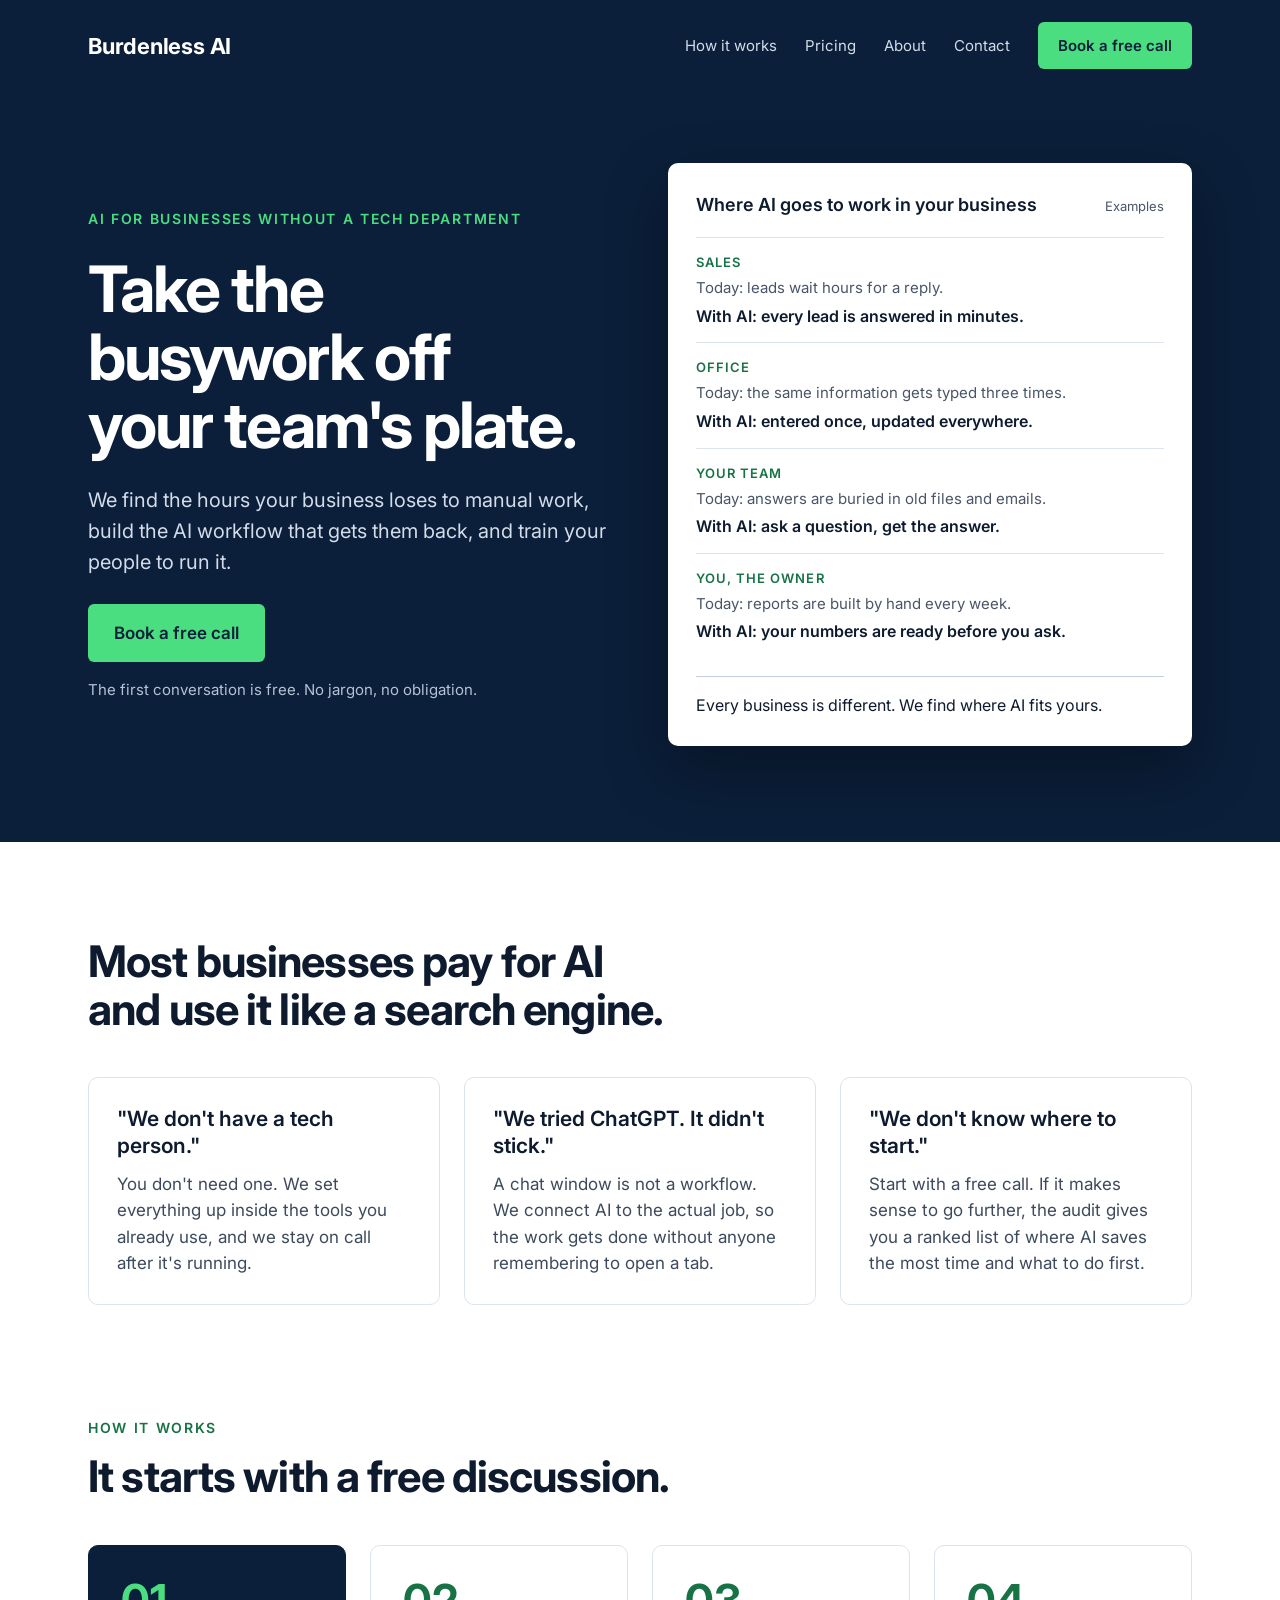
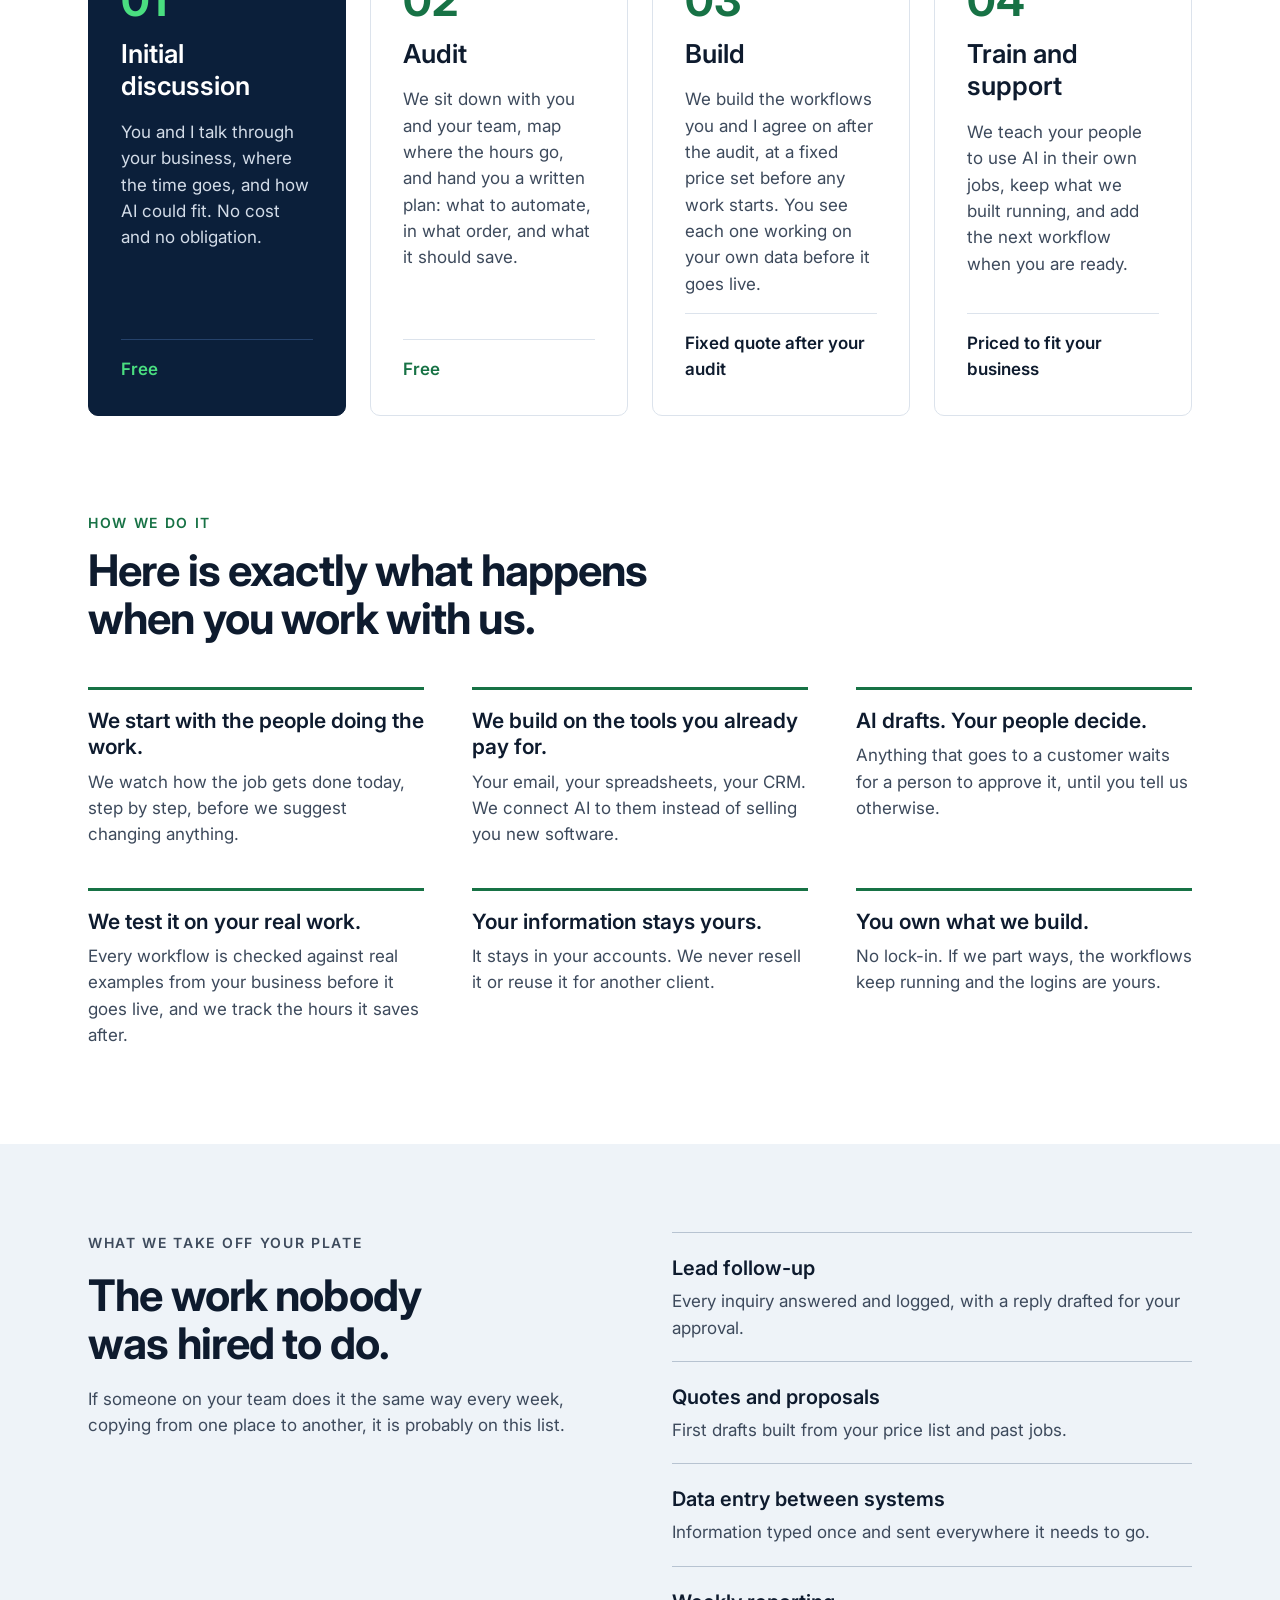
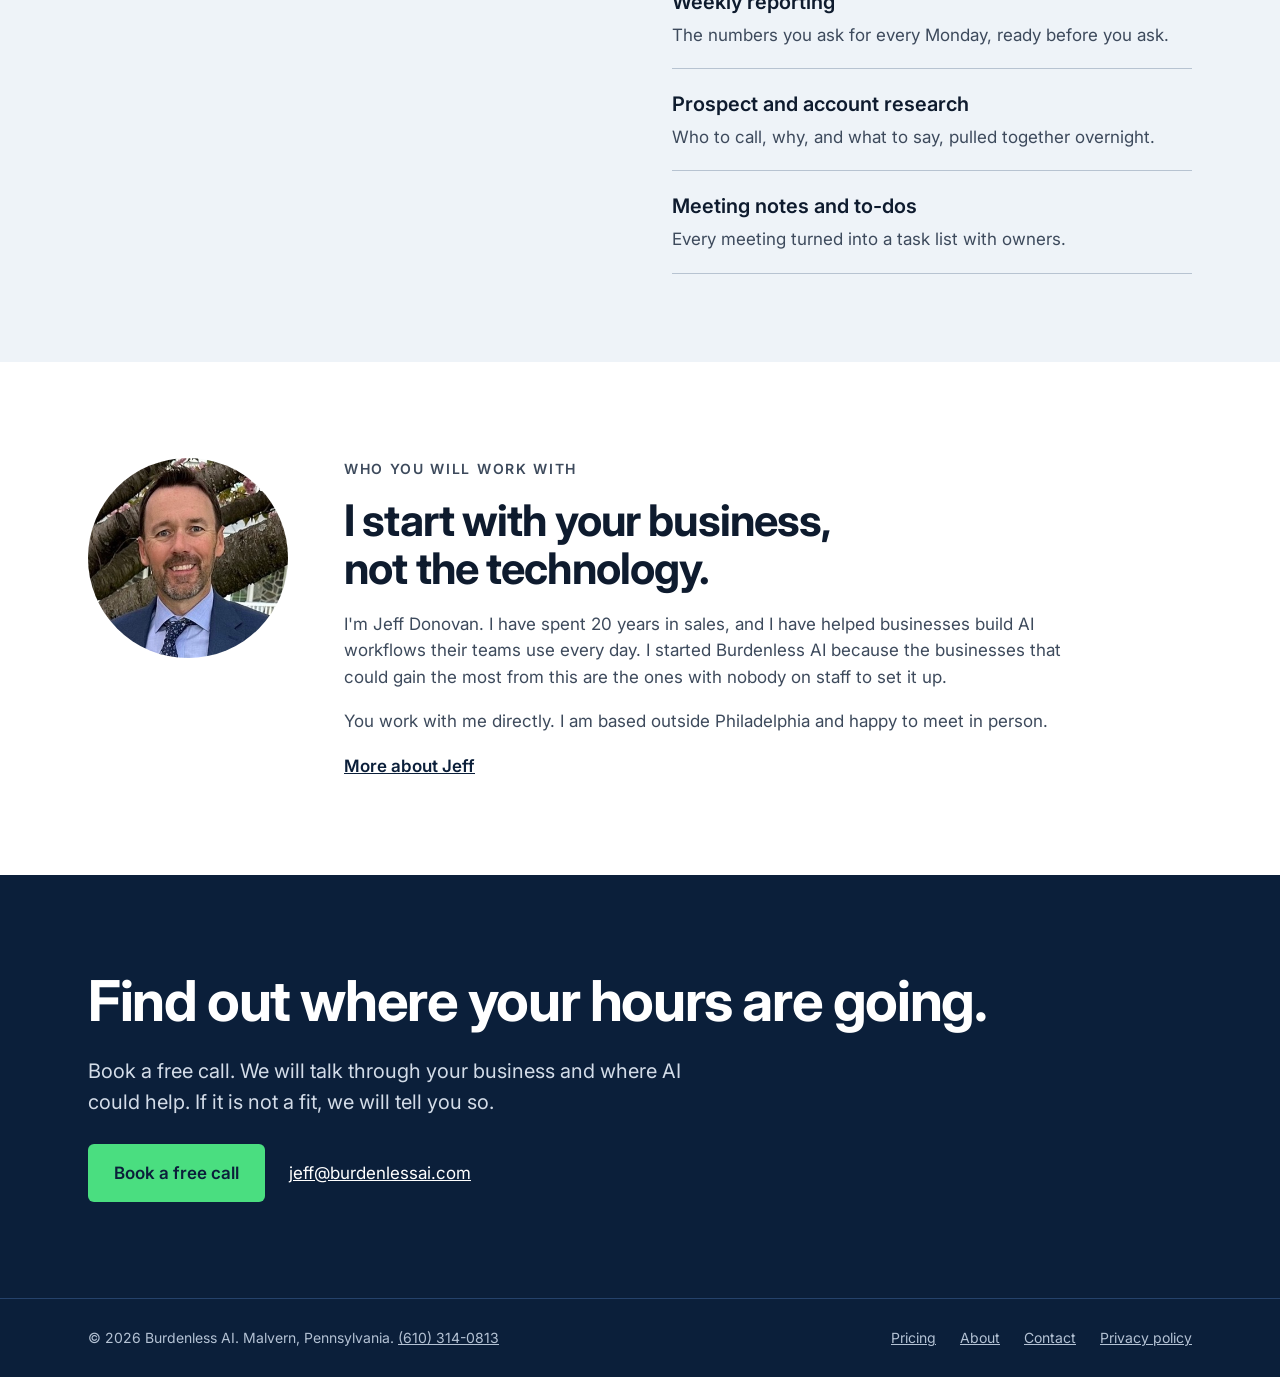
<file: index.html>
<!DOCTYPE html>
<html lang="en">
<head>
<meta charset="utf-8">
<meta name="viewport" content="width=device-width, initial-scale=1">
<title>Burdenless AI | AI for businesses without a tech department</title>
<meta name="description" content="Burdenless AI finds the hours your business loses to manual work, builds the AI workflow that gets them back, and trains your people to run it. Start with a free discussion.">
<meta property="og:title" content="Burdenless AI | AI for businesses without a tech department">
<meta property="og:description" content="Burdenless AI finds the hours your business loses to manual work, builds the AI workflow that gets them back, and trains your people to run it. Start with a free discussion.">
<meta property="og:type" content="website">
<meta property="og:url" content="https://burdenlessai.com/">
<link rel="icon" href="data:image/svg+xml,%3Csvg xmlns='http://www.w3.org/2000/svg' viewBox='0 0 64 64'%3E%3Crect width='64' height='64' rx='12' fill='%230B1F3A'/%3E%3Cpath d='M20 14h14a11 11 0 0 1 7 19.5A12 12 0 0 1 35 50H20z' fill='none' stroke='%234ADE80' stroke-width='6' stroke-linejoin='round'/%3E%3C/svg%3E">
<link rel="preconnect" href="https://fonts.googleapis.com">
<link rel="preconnect" href="https://fonts.gstatic.com" crossorigin>
<link rel="stylesheet" href="https://fonts.googleapis.com/css2?family=Inter:wght@400;500;600;700&display=swap">
<link rel="stylesheet" href="styles.css">
</head>
<body>

<header class="dark" id="top">
  <div class="wrap nav">
    <a class="brand" href="index.html">Burdenless AI</a>
    <nav aria-label="Main">
      <a href="#how">How it works</a>
      <a href="pricing.html">Pricing</a>
      <a href="about.html">About</a>
      <a href="contact.html">Contact</a>
      <a class="btn small" href="https://calendar.google.com/calendar/appointments/schedules/AcZssZ2IzNTVSiTkthAw-MrWxS-xYI8bpk3GoOJ2xWqG12dR9WXm9BjoEsiIFPHNjbeuoDRSe6bQC50L" target="_blank" rel="noopener">Book a free call</a>
    </nav>
  </div>

  <div class="wrap hero">
    <div class="stack">
      <p class="eyebrow">AI for businesses without a tech department</p>
      <h1>Take the busywork off your team's plate.</h1>
      <p class="lede">We find the hours your business loses to manual work, build the AI workflow that gets them back, and train your people to run it.</p>
      <div class="cta-row">
        <a class="btn" href="https://calendar.google.com/calendar/appointments/schedules/AcZssZ2IzNTVSiTkthAw-MrWxS-xYI8bpk3GoOJ2xWqG12dR9WXm9BjoEsiIFPHNjbeuoDRSe6bQC50L" target="_blank" rel="noopener">Book a free call</a>
        <span class="cta-note">The first conversation is free. No jargon, no obligation.</span>
      </div>
    </div>

    <div class="card">
      <div class="card-head"><strong>Where AI goes to work in your business</strong><span>Examples</span></div>
      <div>
        <div class="area"><span class="label">Sales</span><span class="before">Today: leads wait hours for a reply.</span><span class="after">With AI: every lead is answered in minutes.</span></div>
        <div class="area"><span class="label">Office</span><span class="before">Today: the same information gets typed three times.</span><span class="after">With AI: entered once, updated everywhere.</span></div>
        <div class="area"><span class="label">Your team</span><span class="before">Today: answers are buried in old files and emails.</span><span class="after">With AI: ask a question, get the answer.</span></div>
        <div class="area"><span class="label">You, the owner</span><span class="before">Today: reports are built by hand every week.</span><span class="after">With AI: your numbers are ready before you ask.</span></div>
      </div>
      <div class="card-foot">Every business is different. We find where AI fits yours.</div>
    </div>
  </div>
</header>

<main>
<section class="wrap pad" style="padding-bottom: 40px">
  <div class="section-head"><h2 style="max-width: 20em">Most businesses pay for AI and use it like a search engine.</h2></div>
  <div class="cols">
    <div class="box"><h3>"We don't have a tech person."</h3><p>You don't need one. We set everything up inside the tools you already use, and we stay on call after it's running.</p></div>
    <div class="box"><h3>"We tried ChatGPT. It didn't stick."</h3><p>A chat window is not a workflow. We connect AI to the actual job, so the work gets done without anyone remembering to open a tab.</p></div>
    <div class="box"><h3>"We don't know where to start."</h3><p>Start with a free call. If it makes sense to go further, the audit gives you a ranked list of where AI saves the most time and what to do first.</p></div>
  </div>
</section>

<section id="how" class="wrap" style="padding-top: 72px; padding-bottom: 72px">
  <div class="section-head"><p class="eyebrow">How it works</p><h2>It starts with a free discussion.</h2></div>
  <div class="cols steps">
    <div class="step first"><span class="num">01</span><h3>Initial discussion</h3><p>You and I talk through your business, where the time goes, and how AI could fit. No cost and no obligation.</p><p class="price">Free</p></div>
    <div class="step"><span class="num">02</span><h3>Audit</h3><p>We sit down with you and your team, map where the hours go, and hand you a written plan: what to automate, in what order, and what it should save.</p><p class="price free">Free</p></div>
    <div class="step"><span class="num">03</span><h3>Build</h3><p>We build the workflows you and I agree on after the audit, at a fixed price set before any work starts. You see each one working on your own data before it goes live.</p><p class="price">Fixed quote after your audit</p></div>
    <div class="step"><span class="num">04</span><h3>Train and support</h3><p>We teach your people to use AI in their own jobs, keep what we built running, and add the next workflow when you are ready.</p><p class="price">Priced to fit your business</p></div>
  </div>
</section>

<section id="approach" class="wrap" style="padding-top: 24px; padding-bottom: 96px">
  <div class="section-head"><p class="eyebrow">How we do it</p><h2 style="max-width: 20em">Here is exactly what happens when you work with us.</h2></div>
  <div class="cols points">
    <div class="point"><h3>We start with the people doing the work.</h3><p>We watch how the job gets done today, step by step, before we suggest changing anything.</p></div>
    <div class="point"><h3>We build on the tools you already pay for.</h3><p>Your email, your spreadsheets, your CRM. We connect AI to them instead of selling you new software.</p></div>
    <div class="point"><h3>AI drafts. Your people decide.</h3><p>Anything that goes to a customer waits for a person to approve it, until you tell us otherwise.</p></div>
    <div class="point"><h3>We test it on your real work.</h3><p>Every workflow is checked against real examples from your business before it goes live, and we track the hours it saves after.</p></div>
    <div class="point"><h3>Your information stays yours.</h3><p>It stays in your accounts. We never resell it or reuse it for another client.</p></div>
    <div class="point"><h3>You own what we build.</h3><p>No lock-in. If we part ways, the workflows keep running and the logins are yours.</p></div>
  </div>
</section>

<section id="work" class="tint">
  <div class="wrap work" style="padding-top: 88px; padding-bottom: 88px">
    <div class="work-intro">
      <p class="eyebrow">What we take off your plate</p>
      <h2>The work nobody was hired to do.</h2>
      <p>If someone on your team does it the same way every week, copying from one place to another, it is probably on this list.</p>
    </div>
    <ul>
      <li><span>Lead follow-up</span><span>Every inquiry answered and logged, with a reply drafted for your approval.</span></li>
      <li><span>Quotes and proposals</span><span>First drafts built from your price list and past jobs.</span></li>
      <li><span>Data entry between systems</span><span>Information typed once and sent everywhere it needs to go.</span></li>
      <li><span>Weekly reporting</span><span>The numbers you ask for every Monday, ready before you ask.</span></li>
      <li><span>Prospect and account research</span><span>Who to call, why, and what to say, pulled together overnight.</span></li>
      <li><span>Meeting notes and to-dos</span><span>Every meeting turned into a task list with owners.</span></li>
    </ul>
  </div>
</section>

<section id="about" class="wrap pad">
  <div class="with-photo">
  <img class="portrait" src="E5402247-4A9E-4D00-922A-A02076DFF45B_4_5005_c.jpeg" alt="Jeff Donovan" width="200" height="200">
  <div class="about">
    <p class="eyebrow">Who you will work with</p>
    <h2>I start with your business, not the technology.</h2>
    <p>I'm Jeff Donovan. I have spent 20 years in sales, and I have helped businesses build AI workflows their teams use every day. I started Burdenless AI because the businesses that could gain the most from this are the ones with nobody on staff to set it up.</p>
    <p>You work with me directly. I am based outside Philadelphia and happy to meet in person.</p>
    <p><a class="text-link" href="about.html">More about Jeff</a></p>
  </div>
  </div>
</section>
</main>

<section id="book" class="dark closing">
  <div class="wrap pad">
    <h2>Find out where your hours are going.</h2>
    <p class="lede">Book a free call. We will talk through your business and where AI could help. If it is not a fit, we will tell you so.</p>
    <div class="cta-row">
      <a class="btn" href="https://calendar.google.com/calendar/appointments/schedules/AcZssZ2IzNTVSiTkthAw-MrWxS-xYI8bpk3GoOJ2xWqG12dR9WXm9BjoEsiIFPHNjbeuoDRSe6bQC50L" target="_blank" rel="noopener">Book a free call</a>
      <a class="email" href="mailto:jeff@burdenlessai.com">jeff@burdenlessai.com</a>
    </div>
  </div>
  <footer>
    <div class="wrap">
      <span>© 2026 Burdenless AI. Malvern, Pennsylvania. <a href="tel:+16103140813">(610) 314-0813</a></span>
      <span class="foot-links"><a href="pricing.html">Pricing</a><a href="about.html">About</a><a href="contact.html">Contact</a><a href="privacy.html">Privacy policy</a></span>
    </div>
  </footer>
</section>

</body>
</html>
</file>
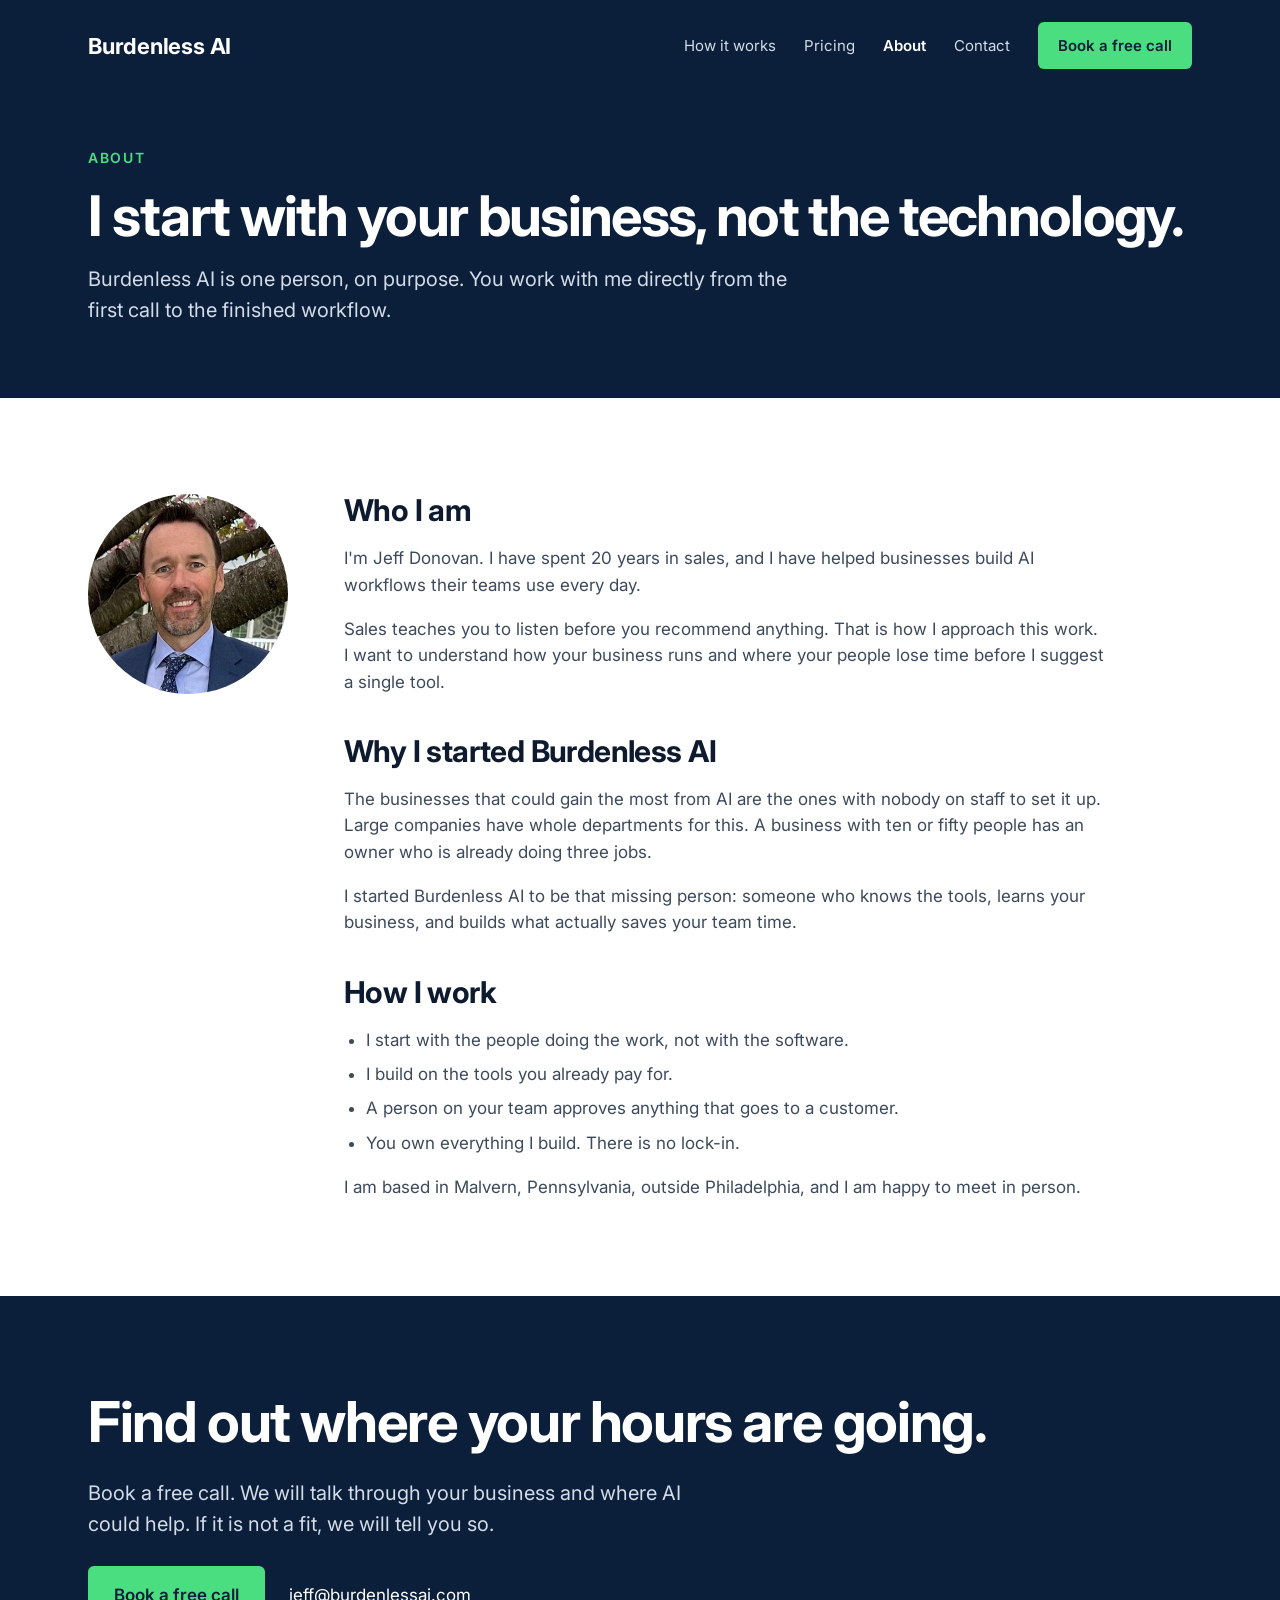
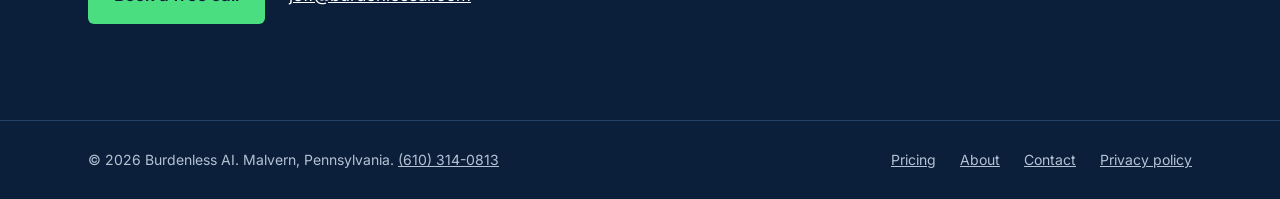
<file: about.html>
<!DOCTYPE html>
<html lang="en">
<head>
<meta charset="utf-8">
<meta name="viewport" content="width=device-width, initial-scale=1">
<title>About | Burdenless AI</title>
<meta name="description" content="Burdenless AI is run by Jeff Donovan, who brings 20 years of sales experience to helping small businesses put AI to work.">
<meta property="og:title" content="About | Burdenless AI">
<meta property="og:description" content="Burdenless AI is run by Jeff Donovan, who brings 20 years of sales experience to helping small businesses put AI to work.">
<meta property="og:type" content="website">
<meta property="og:url" content="https://burdenlessai.com/about.html">
<link rel="icon" href="data:image/svg+xml,%3Csvg xmlns='http://www.w3.org/2000/svg' viewBox='0 0 64 64'%3E%3Crect width='64' height='64' rx='12' fill='%230B1F3A'/%3E%3Cpath d='M20 14h14a11 11 0 0 1 7 19.5A12 12 0 0 1 35 50H20z' fill='none' stroke='%234ADE80' stroke-width='6' stroke-linejoin='round'/%3E%3C/svg%3E">
<link rel="preconnect" href="https://fonts.googleapis.com">
<link rel="preconnect" href="https://fonts.gstatic.com" crossorigin>
<link rel="stylesheet" href="https://fonts.googleapis.com/css2?family=Inter:wght@400;500;600;700&display=swap">
<link rel="stylesheet" href="styles.css">
</head>
<body>

<header class="dark">
  <div class="wrap nav">
    <a class="brand" href="index.html">Burdenless AI</a>
    <nav aria-label="Main">
      <a href="index.html#how">How it works</a>
      <a href="pricing.html">Pricing</a>
      <a href="about.html" aria-current="page">About</a>
      <a href="contact.html">Contact</a>
      <a class="btn small" href="https://calendar.google.com/calendar/appointments/schedules/AcZssZ2IzNTVSiTkthAw-MrWxS-xYI8bpk3GoOJ2xWqG12dR9WXm9BjoEsiIFPHNjbeuoDRSe6bQC50L" target="_blank" rel="noopener">Book a free call</a>
    </nav>
  </div>
  <div class="wrap page-hero">
    <p class="eyebrow">About</p>
    <h1>I start with your business, not the technology.</h1>
    <p class="lede">Burdenless AI is one person, on purpose. You work with me directly from the first call to the finished workflow.</p>
  </div>
</header>

<main>
<section class="wrap pad">
  <div class="with-photo">
  <img class="portrait" src="E5402247-4A9E-4D00-922A-A02076DFF45B_4_5005_c.jpeg" alt="Jeff Donovan" width="200" height="200">
  <div class="prose">
    <h2 style="margin-top: 0">Who I am</h2>
    <p>I'm Jeff Donovan. I have spent 20 years in sales, and I have helped businesses build AI workflows their teams use every day.</p>
    <p>Sales teaches you to listen before you recommend anything. That is how I approach this work. I want to understand how your business runs and where your people lose time before I suggest a single tool.</p>
    <h2>Why I started Burdenless AI</h2>
    <p>The businesses that could gain the most from AI are the ones with nobody on staff to set it up. Large companies have whole departments for this. A business with ten or fifty people has an owner who is already doing three jobs.</p>
    <p>I started Burdenless AI to be that missing person: someone who knows the tools, learns your business, and builds what actually saves your team time.</p>
    <h2>How I work</h2>
    <ul>
      <li>I start with the people doing the work, not with the software.</li>
      <li>I build on the tools you already pay for.</li>
      <li>A person on your team approves anything that goes to a customer.</li>
      <li>You own everything I build. There is no lock-in.</li>
    </ul>
    <p>I am based in Malvern, Pennsylvania, outside Philadelphia, and I am happy to meet in person.</p>
  </div>
  </div>
</section>
</main>

<section id="book" class="dark closing">
  <div class="wrap pad">
    <h2>Find out where your hours are going.</h2>
    <p class="lede">Book a free call. We will talk through your business and where AI could help. If it is not a fit, we will tell you so.</p>
    <div class="cta-row">
      <a class="btn" href="https://calendar.google.com/calendar/appointments/schedules/AcZssZ2IzNTVSiTkthAw-MrWxS-xYI8bpk3GoOJ2xWqG12dR9WXm9BjoEsiIFPHNjbeuoDRSe6bQC50L" target="_blank" rel="noopener">Book a free call</a>
      <a class="email" href="mailto:jeff@burdenlessai.com">jeff@burdenlessai.com</a>
    </div>
  </div>
  <footer>
    <div class="wrap">
      <span>© 2026 Burdenless AI. Malvern, Pennsylvania. <a href="tel:+16103140813">(610) 314-0813</a></span>
      <span class="foot-links"><a href="pricing.html">Pricing</a><a href="about.html">About</a><a href="contact.html">Contact</a><a href="privacy.html">Privacy policy</a></span>
    </div>
  </footer>
</section>

</body>
</html>
</file>
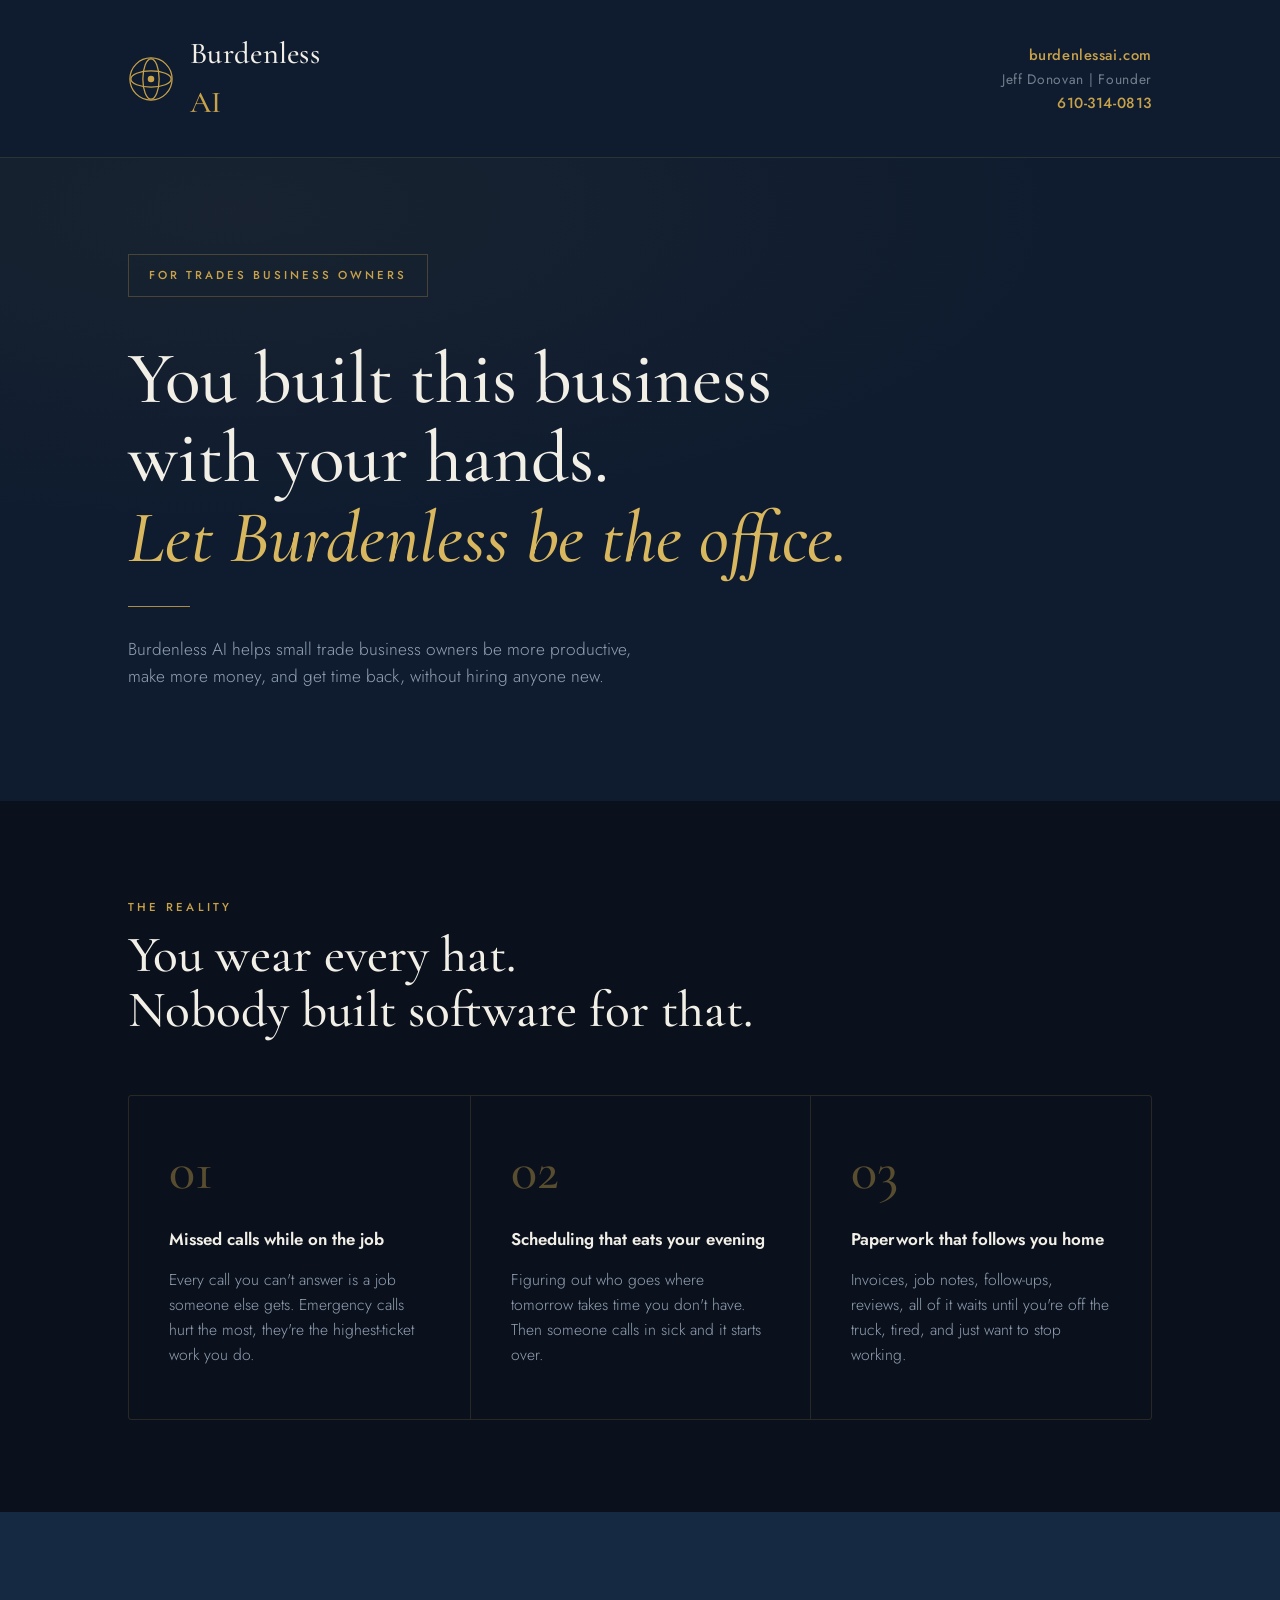
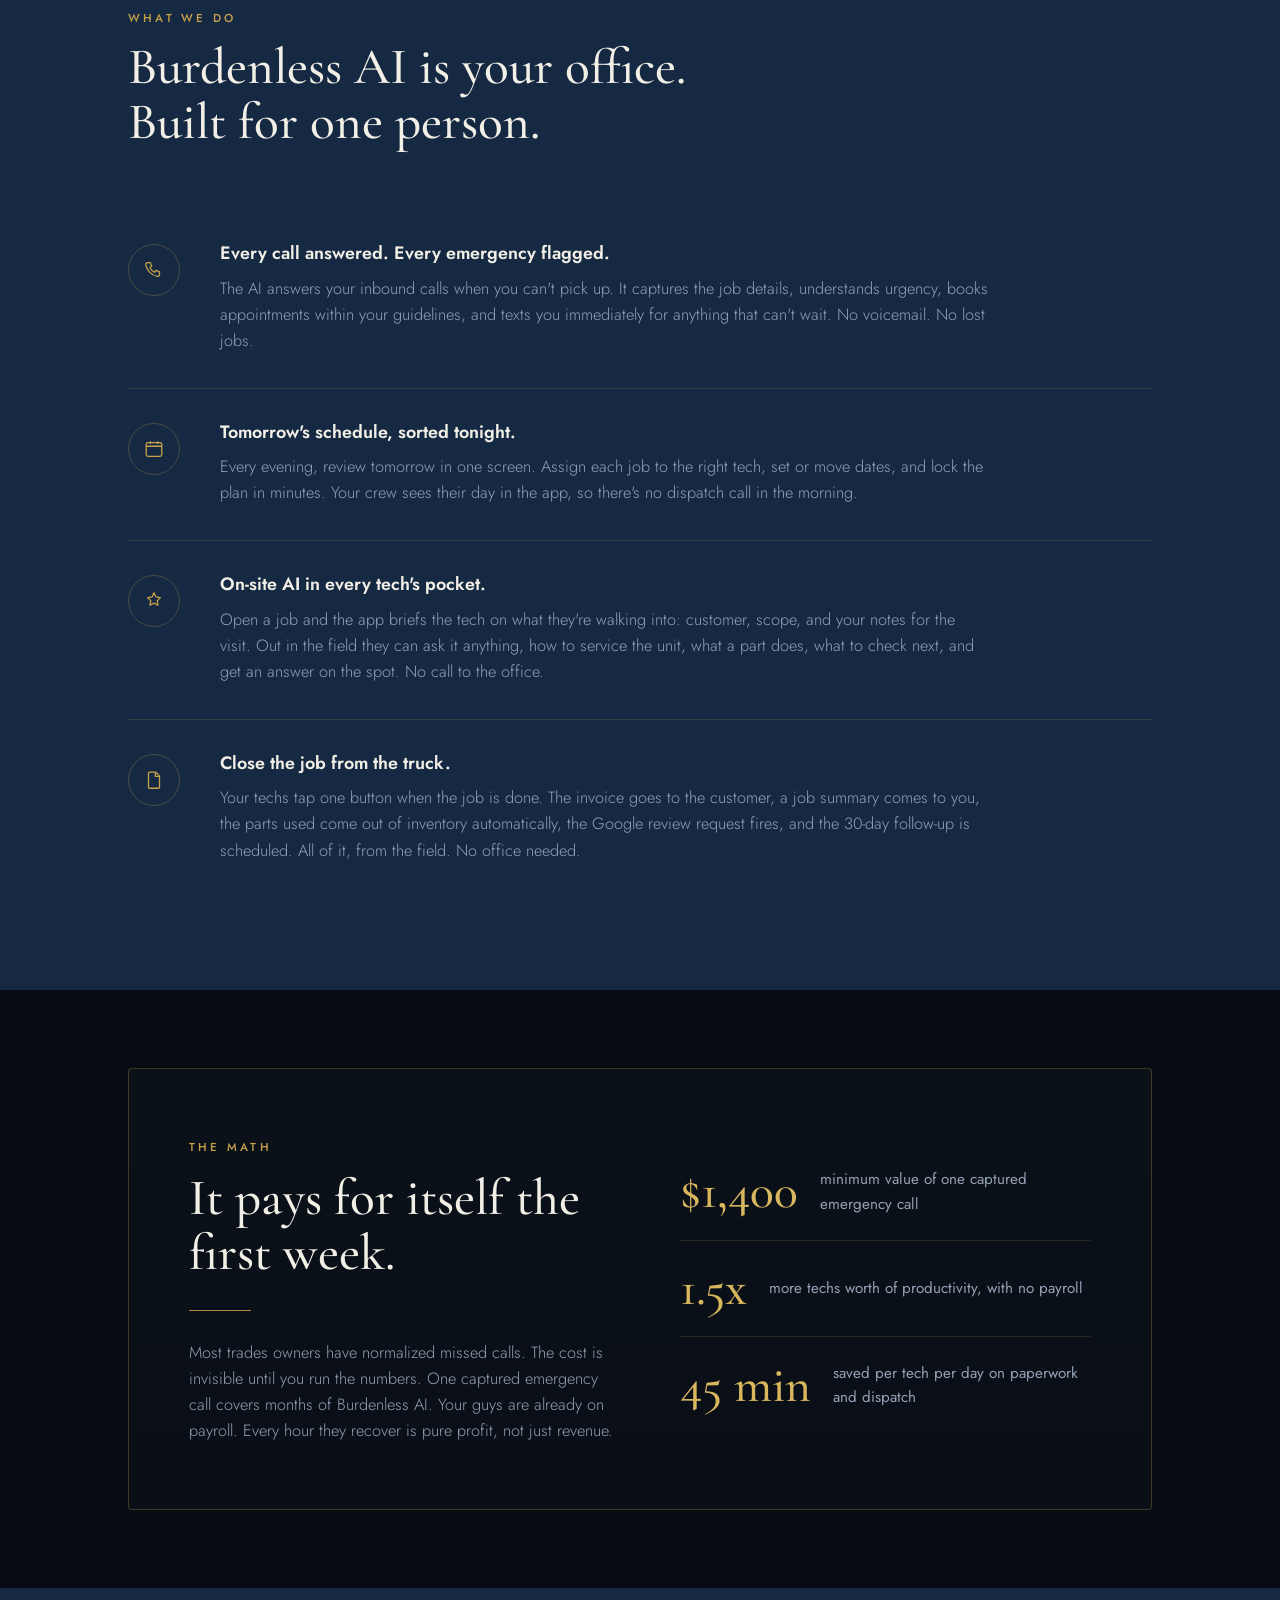
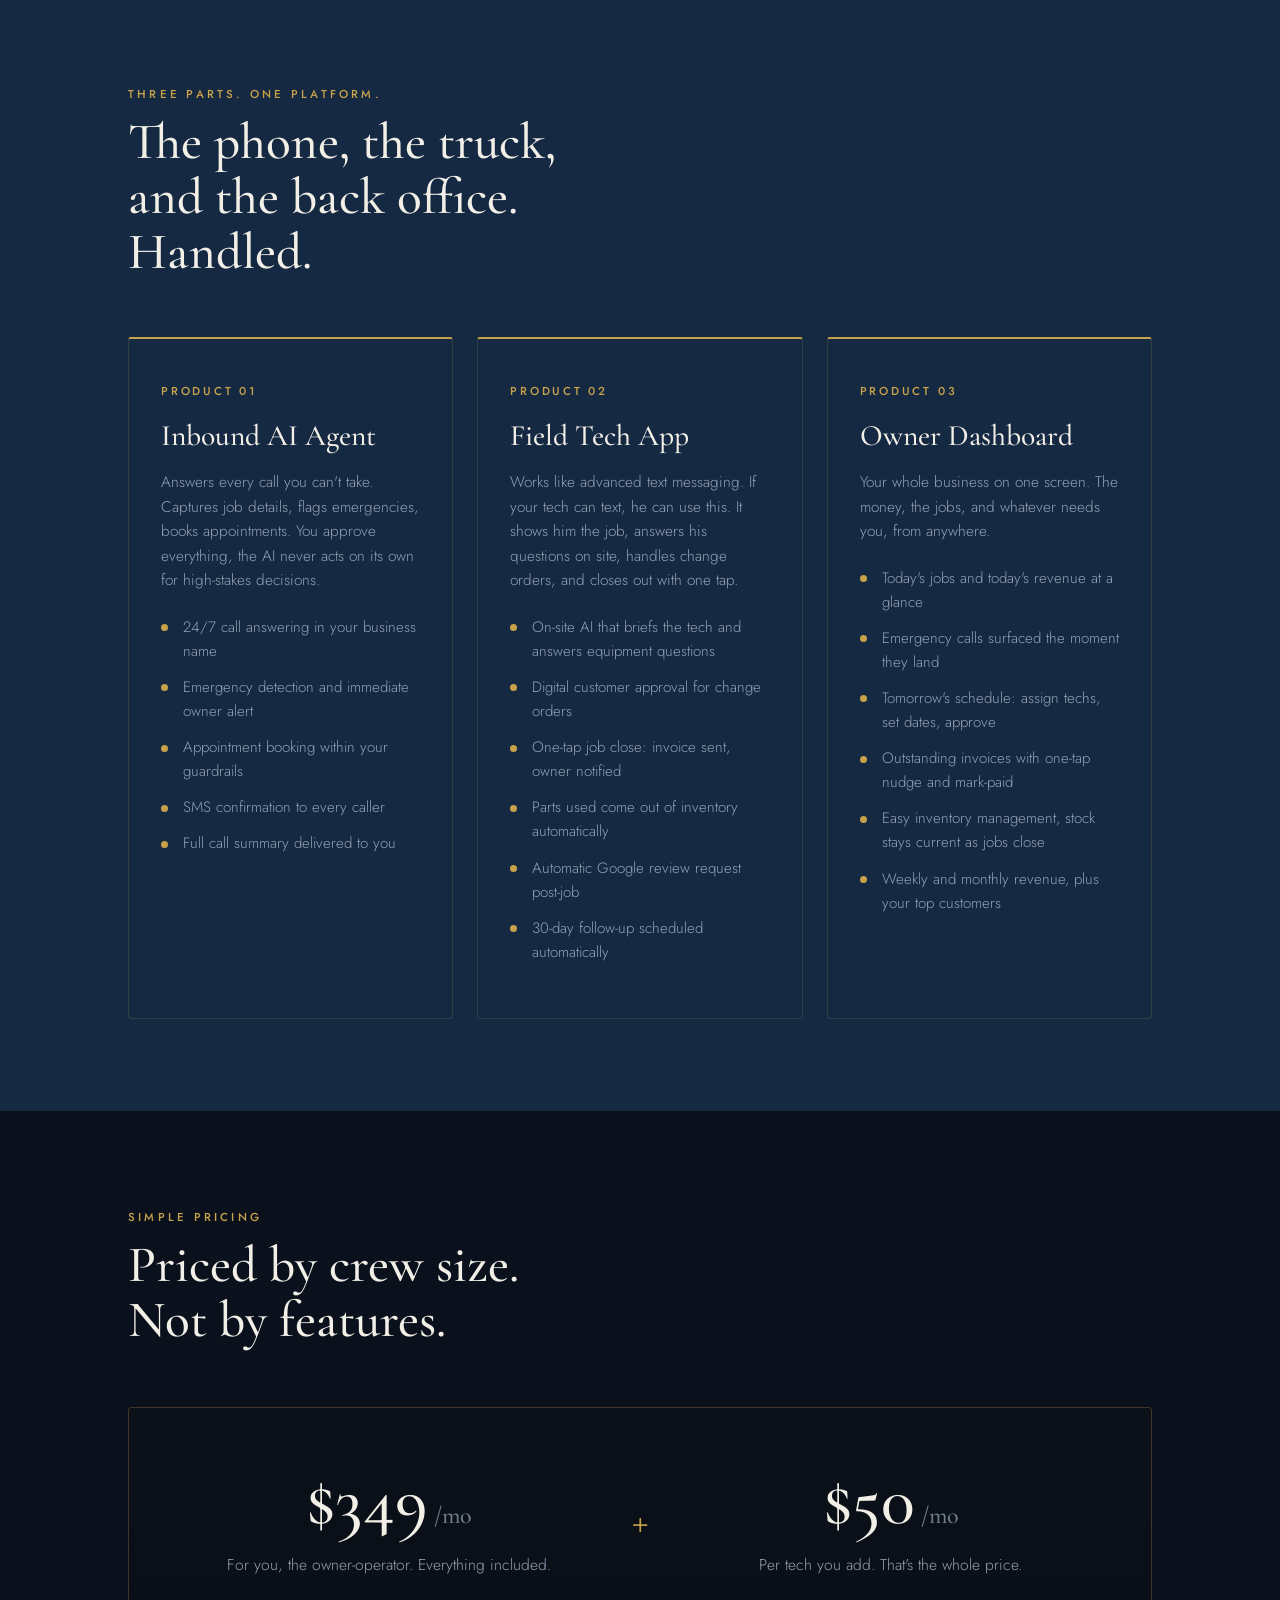
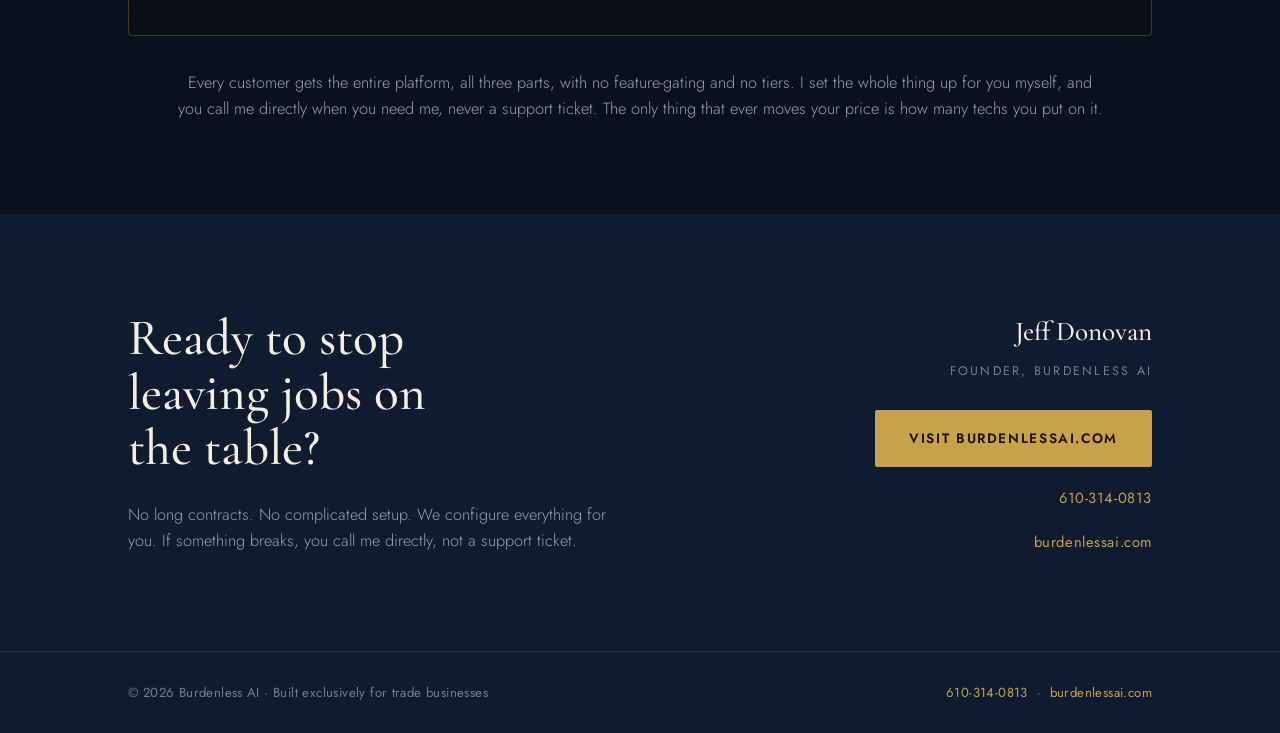
<file: burdenless_sales_sheet.html>
<!DOCTYPE html>
<html lang="en">
<head>
<meta charset="UTF-8">
<meta name="viewport" content="width=device-width, initial-scale=1.0">
<title>Burdenless AI — Let Burdenless be the office</title>
<link rel="preconnect" href="https://fonts.googleapis.com">
<link rel="preconnect" href="https://fonts.gstatic.com" crossorigin>
<link href="https://fonts.googleapis.com/css2?family=Cormorant+Garamond:ital,wght@0,400;0,500;0,600;1,400;1,500&family=Jost:wght@300;400;500;600&display=swap" rel="stylesheet">
<style>
  :root{
    --navy:#0f1c2f;
    --navy-dark:#0a111d;
    --navy-light:#162943;
    --ink:#070b13;
    --card:#102036;
    --gold:#c8a24a;
    --gold-bright:#d9b75f;
    --gold-line:rgba(200,162,74,.28);
    --gold-line-soft:rgba(200,162,74,.16);
    --cream:#f2efe7;
    --muted:#93a1b4;
    --muted-dim:#71808f;
    --serif:"Cormorant Garamond",Georgia,serif;
    --sans:"Jost",system-ui,-apple-system,sans-serif;
  }
  *{margin:0;padding:0;box-sizing:border-box}
  html{scroll-behavior:smooth}
  body{
    font-family:var(--sans);
    background:var(--navy);
    color:var(--muted);
    line-height:1.6;
    -webkit-font-smoothing:antialiased;
  }
  .wrap{max-width:1120px;margin:0 auto;padding:0 48px}
  section{position:relative}

  /* type */
  .eyebrow{
    font-family:var(--sans);
    font-weight:500;
    font-size:.72rem;
    letter-spacing:.28em;
    text-transform:uppercase;
    color:var(--gold);
  }
  h1,h2,h3{font-family:var(--serif);color:var(--cream);font-weight:500;line-height:1.08}
  h1{font-size:clamp(2.8rem,6vw,4.6rem)}
  h2{font-size:clamp(2.1rem,4.4vw,3.2rem)}
  .gold-italic{font-style:italic;color:var(--gold-bright);font-weight:500}
  p{font-weight:300;font-size:1.02rem;color:var(--muted)}
  .lead{font-size:1.08rem;max-width:34rem}
  .rule{width:62px;height:1px;background:var(--gold);margin:1.8rem 0;opacity:.85}

  /* header */
  .site-head{border-bottom:1px solid var(--gold-line-soft)}
  .site-head .wrap{display:flex;align-items:center;justify-content:space-between;padding-top:30px;padding-bottom:30px}
  .brand{display:flex;align-items:center;gap:16px}
  .brand .mark{flex:0 0 46px}
  .brand .name{font-family:var(--serif);font-size:1.9rem;color:var(--cream);font-weight:500;letter-spacing:.01em}
  .brand .name b{color:var(--gold);font-weight:500}
  .head-right{text-align:right;line-height:1.5}
  .head-right a{color:var(--gold);text-decoration:none;font-size:.92rem;letter-spacing:.04em;font-weight:500}
  .head-right .who{color:var(--muted-dim);font-size:.86rem;letter-spacing:.05em}

  /* hero */
  .hero{background:
      radial-gradient(120% 90% at 18% 8%,rgba(200,162,74,.05),transparent 55%),
      var(--navy);
    padding:96px 0 110px}
  .pill{
    display:inline-block;border:1px solid var(--gold-line);
    padding:11px 20px;font-size:.72rem;letter-spacing:.26em;text-transform:uppercase;
    color:var(--gold);font-weight:500;margin-bottom:42px}
  .hero h1{margin-bottom:0}
  .hero .lead{margin-top:.4rem}

  /* generic section padding */
  .band{padding:92px 0}
  .band--dark{background:var(--navy-dark)}
  .band--light{background:var(--navy-light)}
  .band--ink{background:var(--ink)}

  /* reality / pain cards */
  .reality h2{margin:.6rem 0 0}
  .pain-grid{
    margin-top:56px;border:1px solid var(--gold-line-soft);border-radius:3px;
    display:grid;grid-template-columns:repeat(3,1fr)}
  .pain-cell{padding:48px 40px 52px}
  .pain-cell + .pain-cell{border-left:1px solid var(--gold-line-soft)}
  .pain-num{font-family:var(--serif);font-size:3.4rem;color:rgba(200,162,74,.42);line-height:1;font-weight:500}
  .pain-cell h3{font-family:var(--sans);font-weight:600;font-size:1.06rem;color:var(--cream);margin:30px 0 16px;line-height:1.35}
  .pain-cell p{font-size:.98rem}

  /* what we do */
  .wwd h2{margin:.6rem 0 0;max-width:24ch}
  .feature-list{margin-top:60px;display:flex;flex-direction:column}
  .feature{display:grid;grid-template-columns:84px 1fr;gap:8px;padding:34px 0}
  .feature + .feature{border-top:1px solid var(--gold-line-soft)}
  .ficon{width:52px;height:52px;border:1px solid var(--gold-line);border-radius:50%;
    display:flex;align-items:center;justify-content:center}
  .ficon svg{width:22px;height:22px;stroke:var(--gold);fill:none;stroke-width:1.4}
  .feature h3{font-family:var(--sans);font-weight:600;font-size:1.12rem;color:var(--cream);margin-bottom:12px}
  .feature p{max-width:48rem}

  /* math card */
  .math-wrap{padding:78px 0}
  .math{border:1px solid var(--gold-line);border-radius:4px;background:linear-gradient(180deg,#0b1119,#0a0f17);
    padding:64px 60px;display:grid;grid-template-columns:1.05fr 1fr;gap:60px;align-items:center}
  .math h2{margin:.8rem 0 0}
  .math .body{margin-top:1.6rem;max-width:30rem}
  .stats{display:flex;flex-direction:column}
  .stat{display:grid;grid-template-columns:auto 1fr;gap:22px;align-items:center;padding:24px 0}
  .stat + .stat{border-top:1px solid var(--gold-line-soft)}
  .stat .fig{font-family:var(--serif);font-weight:500;color:var(--gold-bright);font-size:3.1rem;line-height:.95;white-space:nowrap}
  .stat .lab{font-size:.95rem;color:var(--muted)}

  /* products */
  .prod h2{margin:.6rem 0 0;max-width:18ch}
  .prod-grid{margin-top:56px;display:grid;grid-template-columns:repeat(3,1fr);gap:24px}
  .prod-card{border:1px solid var(--gold-line-soft);border-top:2px solid var(--gold);border-radius:3px;
    padding:38px 32px 42px}
  .prod-card .tag{font-size:.72rem;letter-spacing:.24em;text-transform:uppercase;color:var(--gold);font-weight:500}
  .prod-card h3{font-family:var(--serif);font-size:1.85rem;font-weight:500;color:var(--cream);margin:18px 0 18px}
  .prod-card .desc{font-size:.96rem;margin-bottom:22px}
  .prod-card ul{list-style:none}
  .prod-card li{position:relative;padding-left:22px;font-size:.94rem;color:var(--muted);margin:12px 0;font-weight:300}
  .prod-card li::before{content:"";position:absolute;left:0;top:.62em;width:7px;height:7px;border-radius:50%;background:var(--gold)}

  /* pricing */
  .pricing h2{margin:.6rem 0 0}
  .price-panel{margin-top:58px;border:1px solid var(--gold-line);border-radius:4px;
    background:linear-gradient(180deg,#0b1119,#0a0f17);
    display:grid;grid-template-columns:1fr auto 1fr;align-items:center;gap:30px;padding:58px 48px}
  .price-main,.price-add{text-align:center}
  .price-big{font-family:var(--serif);font-size:4.4rem;color:var(--cream);font-weight:500;line-height:1}
  .price-unit{font-size:1.5rem;color:var(--muted-dim);margin-left:6px}
  .price-cap{font-size:.98rem;color:var(--muted);margin-top:16px;font-weight:300}
  .price-plus{font-family:var(--serif);font-size:2.6rem;color:var(--gold);line-height:1}
  .price-note{max-width:58rem;margin:34px auto 0;text-align:center;font-size:1.02rem;color:var(--muted);font-weight:300}

  /* cta */
  .cta{padding:96px 0}
  .cta-grid{display:grid;grid-template-columns:1.2fr 1fr;gap:60px;align-items:center}
  .cta h2{max-width:14ch}
  .cta .body{margin-top:1.6rem;max-width:30rem}
  .cta-right{text-align:right}
  .cta-right .sig{font-family:var(--serif);font-size:1.7rem;color:var(--cream);font-weight:500}
  .cta-right .role{font-size:.78rem;letter-spacing:.18em;text-transform:uppercase;color:var(--muted-dim);margin:8px 0 28px}
  .btn{display:inline-block;background:var(--gold);color:#1a1408;text-decoration:none;
    font-weight:600;letter-spacing:.12em;font-size:.85rem;text-transform:uppercase;
    padding:18px 34px;border-radius:2px;transition:background .2s}
  .btn:hover{background:var(--gold-bright)}
  .cta-right .link{display:block;margin-top:20px;color:var(--gold);text-decoration:none;font-size:.92rem;letter-spacing:.04em}

  footer{border-top:1px solid var(--gold-line-soft)}
  footer .wrap{display:flex;justify-content:space-between;align-items:center;
    padding-top:30px;padding-bottom:30px;font-size:.82rem;color:var(--muted-dim);letter-spacing:.03em}
  footer a{color:var(--gold);text-decoration:none}

  /* responsive */
  @media(max-width:980px){
    .prod-grid{grid-template-columns:1fr}
  }
  @media(max-width:860px){
    .wrap{padding:0 26px}
    .site-head .wrap{flex-direction:column;gap:16px;text-align:center}
    .head-right{text-align:center}
    .hero{padding:64px 0 72px}
    .band{padding:64px 0}
    .pain-grid,.prod-grid,.price-panel,.math,.cta-grid{grid-template-columns:1fr}
    .pain-cell + .pain-cell{border-left:none;border-top:1px solid var(--gold-line-soft)}
    .math{padding:44px 32px;gap:36px}
    .feature{grid-template-columns:1fr;gap:18px}
    .cta-right,.cta-right.cta-right{text-align:left}
    footer .wrap{flex-direction:column;gap:10px;text-align:center}
  }
  @media print{
    body{background:#fff}
    .hero,.band--dark,.band--light,.band--ink,.math{background:#fff !important}
    h1,h2,h3,.brand .name{color:#11203a}
  }
</style>
</head>
<body>

<!-- HEADER -->
<header class="site-head">
  <div class="wrap">
    <div class="brand">
      <svg class="mark" viewBox="0 0 48 48" fill="none" xmlns="http://www.w3.org/2000/svg" aria-hidden="true">
        <circle cx="24" cy="24" r="22" stroke="#c8a24a" stroke-width="1.3"/>
        <ellipse cx="24" cy="24" rx="21" ry="8.5" stroke="#c8a24a" stroke-width="1.3"/>
        <ellipse cx="24" cy="24" rx="8.5" ry="21" stroke="#c8a24a" stroke-width="1.3"/>
        <circle cx="24" cy="24" r="3.4" fill="#c8a24a"/>
      </svg>
      <span class="name">Burdenless <b>AI</b></span>
    </div>
    <div class="head-right">
      <a href="https://burdenlessai.com">burdenlessai.com</a><br>
      <span class="who">Jeff Donovan | Founder</span><br>
      <a href="tel:+16103140813">610-314-0813</a>
    </div>
  </div>
</header>

<!-- HERO -->
<section class="hero">
  <div class="wrap">
    <span class="pill">For trades business owners</span>
    <h1>You built this business<br>with your hands.<br><span class="gold-italic">Let Burdenless be the office.</span></h1>
    <div class="rule"></div>
    <p class="lead">Burdenless AI helps small trade business owners be more productive, make more money, and get time back, without hiring anyone new.</p>
  </div>
</section>

<!-- THE REALITY -->
<section class="band band--dark reality">
  <div class="wrap">
    <span class="eyebrow">The reality</span>
    <h2>You wear every hat.<br>Nobody built software for that.</h2>
    <div class="pain-grid">
      <div class="pain-cell">
        <div class="pain-num">01</div>
        <h3>Missed calls while on the job</h3>
        <p>Every call you can't answer is a job someone else gets. Emergency calls hurt the most, they're the highest-ticket work you do.</p>
      </div>
      <div class="pain-cell">
        <div class="pain-num">02</div>
        <h3>Scheduling that eats your evening</h3>
        <p>Figuring out who goes where tomorrow takes time you don't have. Then someone calls in sick and it starts over.</p>
      </div>
      <div class="pain-cell">
        <div class="pain-num">03</div>
        <h3>Paperwork that follows you home</h3>
        <p>Invoices, job notes, follow-ups, reviews, all of it waits until you're off the truck, tired, and just want to stop working.</p>
      </div>
    </div>
  </div>
</section>

<!-- WHAT WE DO -->
<section class="band band--light wwd">
  <div class="wrap">
    <span class="eyebrow">What we do</span>
    <h2>Burdenless AI is your office. Built for one person.</h2>
    <div class="feature-list">

      <div class="feature">
        <div class="ficon">
          <svg viewBox="0 0 24 24"><path d="M5 4h3l1.5 4-2 1.3a11 11 0 0 0 5.2 5.2l1.3-2 4 1.5v3a2 2 0 0 1-2.2 2A16 16 0 0 1 3 6.2 2 2 0 0 1 5 4Z" stroke-linejoin="round"/></svg>
        </div>
        <div>
          <h3>Every call answered. Every emergency flagged.</h3>
          <p>The AI answers your inbound calls when you can't pick up. It captures the job details, understands urgency, books appointments within your guidelines, and texts you immediately for anything that can't wait. No voicemail. No lost jobs.</p>
        </div>
      </div>

      <div class="feature">
        <div class="ficon">
          <svg viewBox="0 0 24 24"><rect x="3.5" y="5" width="17" height="15" rx="2"/><path d="M3.5 9h17M8 3.5v3M16 3.5v3"/></svg>
        </div>
        <div>
          <h3>Tomorrow's schedule, sorted tonight.</h3>
          <p>Every evening, review tomorrow in one screen. Assign each job to the right tech, set or move dates, and lock the plan in minutes. Your crew sees their day in the app, so there's no dispatch call in the morning.</p>
        </div>
      </div>

      <div class="feature">
        <div class="ficon">
          <svg viewBox="0 0 24 24"><path d="M12 3l2.1 4.6L19 8.3l-3.5 3.4.9 4.9L12 14.3 7.6 16.6l.9-4.9L5 8.3l4.9-.7L12 3Z" stroke-linejoin="round"/></svg>
        </div>
        <div>
          <h3>On-site AI in every tech's pocket.</h3>
          <p>Open a job and the app briefs the tech on what they're walking into: customer, scope, and your notes for the visit. Out in the field they can ask it anything, how to service the unit, what a part does, what to check next, and get an answer on the spot. No call to the office.</p>
        </div>
      </div>

      <div class="feature">
        <div class="ficon">
          <svg viewBox="0 0 24 24"><path d="M7 3.5h7l4 4V20a1 1 0 0 1-1 1H7a1 1 0 0 1-1-1V4.5a1 1 0 0 1 1-1Z" stroke-linejoin="round"/><path d="M13.5 3.5V8h4.5"/></svg>
        </div>
        <div>
          <h3>Close the job from the truck.</h3>
          <p>Your techs tap one button when the job is done. The invoice goes to the customer, a job summary comes to you, the parts used come out of inventory automatically, the Google review request fires, and the 30-day follow-up is scheduled. All of it, from the field. No office needed.</p>
        </div>
      </div>

    </div>
  </div>
</section>

<!-- THE MATH -->
<section class="band--ink math-wrap">
  <div class="wrap">
    <div class="math">
      <div>
        <span class="eyebrow">The math</span>
        <h2>It pays for itself the first week.</h2>
        <div class="rule"></div>
        <p class="body">Most trades owners have normalized missed calls. The cost is invisible until you run the numbers. One captured emergency call covers months of Burdenless AI. Your guys are already on payroll. Every hour they recover is pure profit, not just revenue.</p>
      </div>
      <div class="stats">
        <div class="stat">
          <div class="fig">$1,400</div>
          <div class="lab">minimum value of one captured emergency call</div>
        </div>
        <div class="stat">
          <div class="fig">1.5x</div>
          <div class="lab">more techs worth of productivity, with no payroll</div>
        </div>
        <div class="stat">
          <div class="fig">45 min</div>
          <div class="lab">saved per tech per day on paperwork and dispatch</div>
        </div>
      </div>
    </div>
  </div>
</section>

<!-- TWO PRODUCTS -->
<section class="band band--light prod">
  <div class="wrap">
    <span class="eyebrow">Three parts. One platform.</span>
    <h2>The phone, the truck, and the back office. Handled.</h2>
    <div class="prod-grid">
      <div class="prod-card">
        <span class="tag">Product 01</span>
        <h3>Inbound AI Agent</h3>
        <p class="desc">Answers every call you can't take. Captures job details, flags emergencies, books appointments. You approve everything, the AI never acts on its own for high-stakes decisions.</p>
        <ul>
          <li>24/7 call answering in your business name</li>
          <li>Emergency detection and immediate owner alert</li>
          <li>Appointment booking within your guardrails</li>
          <li>SMS confirmation to every caller</li>
          <li>Full call summary delivered to you</li>
        </ul>
      </div>
      <div class="prod-card">
        <span class="tag">Product 02</span>
        <h3>Field Tech App</h3>
        <p class="desc">Works like advanced text messaging. If your tech can text, he can use this. It shows him the job, answers his questions on site, handles change orders, and closes out with one tap.</p>
        <ul>
          <li>On-site AI that briefs the tech and answers equipment questions</li>
          <li>Digital customer approval for change orders</li>
          <li>One-tap job close: invoice sent, owner notified</li>
          <li>Parts used come out of inventory automatically</li>
          <li>Automatic Google review request post-job</li>
          <li>30-day follow-up scheduled automatically</li>
        </ul>
      </div>
      <div class="prod-card">
        <span class="tag">Product 03</span>
        <h3>Owner Dashboard</h3>
        <p class="desc">Your whole business on one screen. The money, the jobs, and whatever needs you, from anywhere.</p>
        <ul>
          <li>Today's jobs and today's revenue at a glance</li>
          <li>Emergency calls surfaced the moment they land</li>
          <li>Tomorrow's schedule: assign techs, set dates, approve</li>
          <li>Outstanding invoices with one-tap nudge and mark-paid</li>
          <li>Easy inventory management, stock stays current as jobs close</li>
          <li>Weekly and monthly revenue, plus your top customers</li>
        </ul>
      </div>
    </div>
  </div>
</section>

<!-- PRICING -->
<section class="band band--dark pricing">
  <div class="wrap">
    <span class="eyebrow">Simple pricing</span>
    <h2>Priced by crew size.<br>Not by features.</h2>
    <div class="price-panel">
      <div class="price-main">
        <div class="price-big">$349<span class="price-unit">/mo</span></div>
        <div class="price-cap">For you, the owner-operator. Everything included.</div>
      </div>
      <div class="price-plus">+</div>
      <div class="price-add">
        <div class="price-big">$50<span class="price-unit">/mo</span></div>
        <div class="price-cap">Per tech you add. That's the whole price.</div>
      </div>
    </div>
    <p class="price-note">Every customer gets the entire platform, all three parts, with no feature-gating and no tiers. I set the whole thing up for you myself, and you call me directly when you need me, never a support ticket. The only thing that ever moves your price is how many techs you put on it.</p>
  </div>
</section>

<!-- CTA -->
<section class="cta">
  <div class="wrap cta-grid">
    <div>
      <h2>Ready to stop leaving jobs on the table?</h2>
      <p class="body">No long contracts. No complicated setup. We configure everything for you. If something breaks, you call me directly, not a support ticket.</p>
    </div>
    <div class="cta-right">
      <div class="sig">Jeff Donovan</div>
      <div class="role">Founder, Burdenless AI</div>
      <a class="btn" href="https://burdenlessai.com">Visit burdenlessai.com</a>
      <a class="link" href="tel:+16103140813">610-314-0813</a>
      <a class="link" href="https://burdenlessai.com">burdenlessai.com</a>
    </div>
  </div>
</section>

<footer>
  <div class="wrap">
    <span>© 2026 Burdenless AI · Built exclusively for trade businesses</span>
    <span class="foot-contact"><a href="tel:+16103140813">610-314-0813</a> &nbsp;·&nbsp; <a href="https://burdenlessai.com">burdenlessai.com</a></span>
  </div>
</footer>

</body>
</html>
</file>
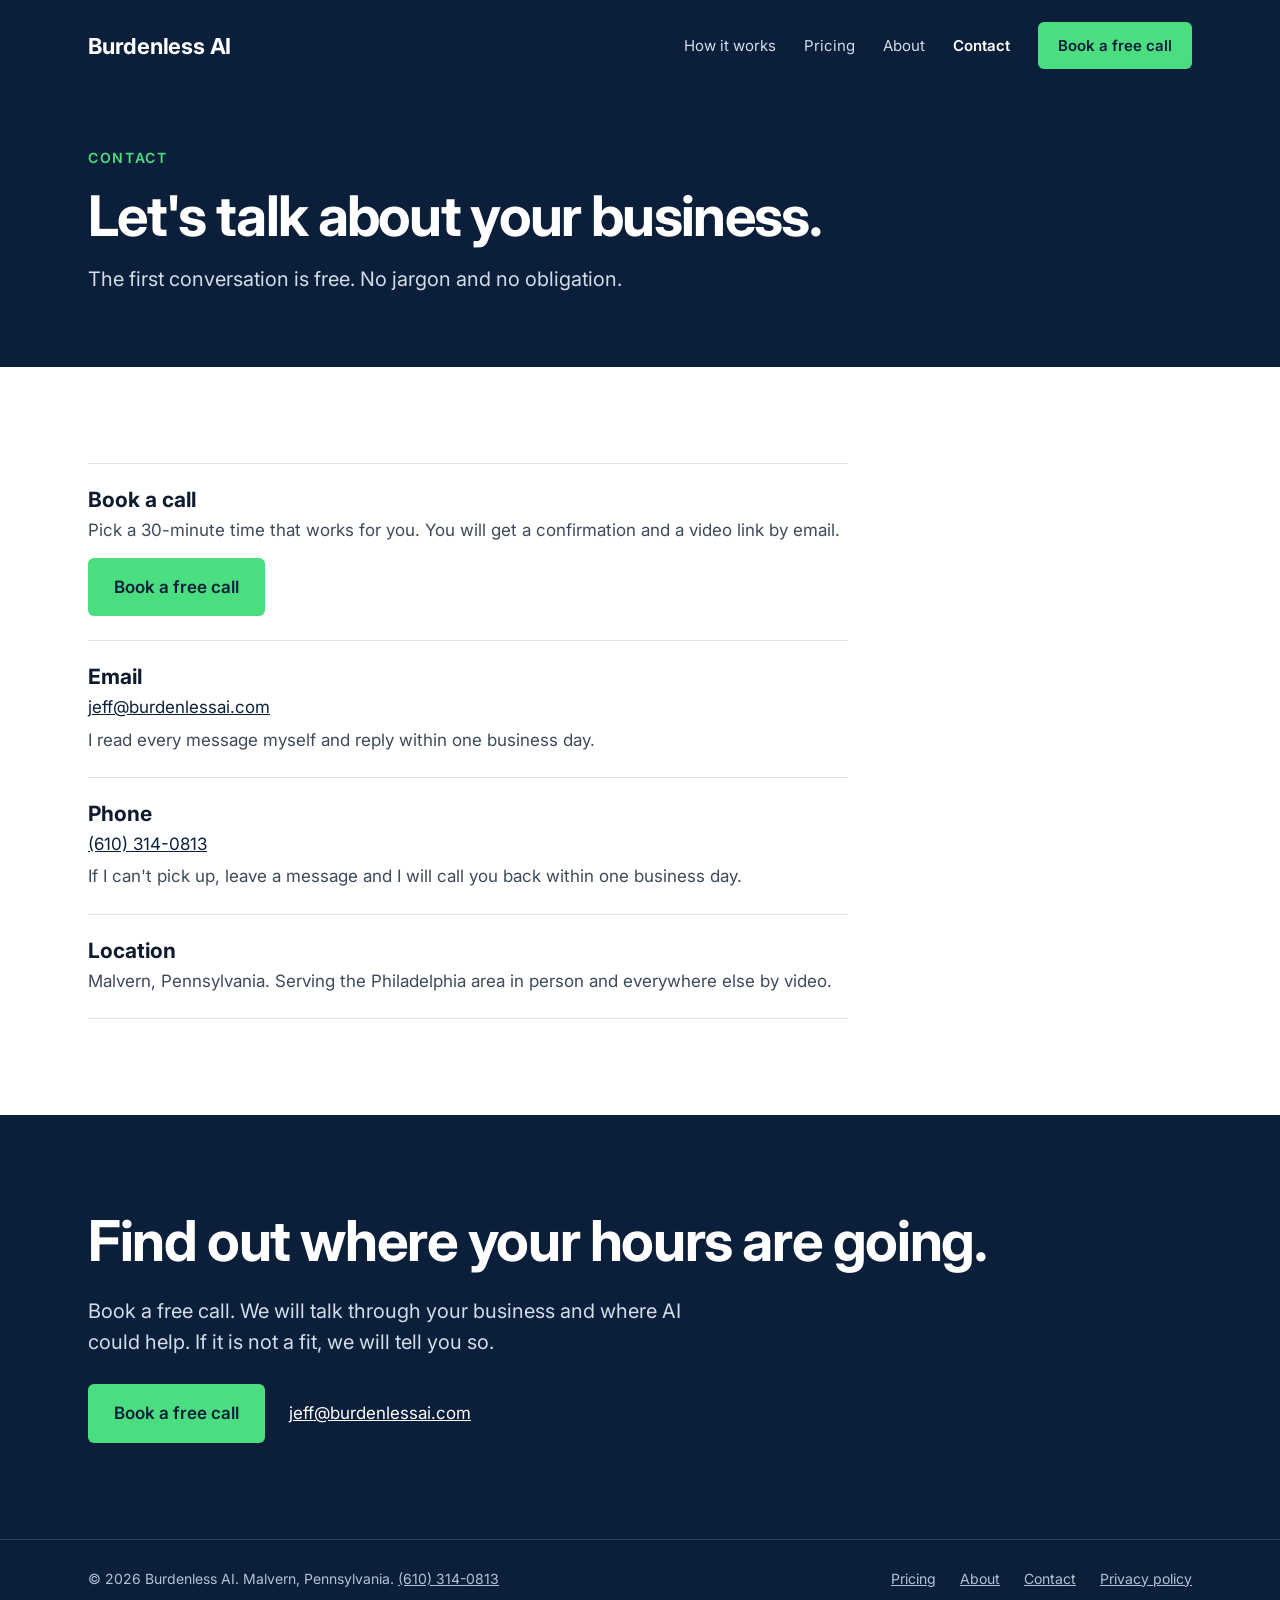
<file: contact.html>
<!DOCTYPE html>
<html lang="en">
<head>
<meta charset="utf-8">
<meta name="viewport" content="width=device-width, initial-scale=1">
<title>Contact | Burdenless AI</title>
<meta name="description" content="Book a free 30-minute call with Burdenless AI or send an email. Based in Malvern, Pennsylvania.">
<meta property="og:title" content="Contact | Burdenless AI">
<meta property="og:description" content="Book a free 30-minute call with Burdenless AI or send an email. Based in Malvern, Pennsylvania.">
<meta property="og:type" content="website">
<meta property="og:url" content="https://burdenlessai.com/contact.html">
<link rel="icon" href="data:image/svg+xml,%3Csvg xmlns='http://www.w3.org/2000/svg' viewBox='0 0 64 64'%3E%3Crect width='64' height='64' rx='12' fill='%230B1F3A'/%3E%3Cpath d='M20 14h14a11 11 0 0 1 7 19.5A12 12 0 0 1 35 50H20z' fill='none' stroke='%234ADE80' stroke-width='6' stroke-linejoin='round'/%3E%3C/svg%3E">
<link rel="preconnect" href="https://fonts.googleapis.com">
<link rel="preconnect" href="https://fonts.gstatic.com" crossorigin>
<link rel="stylesheet" href="https://fonts.googleapis.com/css2?family=Inter:wght@400;500;600;700&display=swap">
<link rel="stylesheet" href="styles.css">
</head>
<body>

<header class="dark">
  <div class="wrap nav">
    <a class="brand" href="index.html">Burdenless AI</a>
    <nav aria-label="Main">
      <a href="index.html#how">How it works</a>
      <a href="pricing.html">Pricing</a>
      <a href="about.html">About</a>
      <a href="contact.html" aria-current="page">Contact</a>
      <a class="btn small" href="https://calendar.google.com/calendar/appointments/schedules/AcZssZ2IzNTVSiTkthAw-MrWxS-xYI8bpk3GoOJ2xWqG12dR9WXm9BjoEsiIFPHNjbeuoDRSe6bQC50L" target="_blank" rel="noopener">Book a free call</a>
    </nav>
  </div>
  <div class="wrap page-hero">
    <p class="eyebrow">Contact</p>
    <h1>Let's talk about your business.</h1>
    <p class="lede">The first conversation is free. No jargon and no obligation.</p>
  </div>
</header>

<main>
<section class="wrap pad">
  <ul class="contact-list">
    <li><h2>Book a call</h2><p>Pick a 30-minute time that works for you. You will get a confirmation and a video link by email.</p><a class="btn" href="https://calendar.google.com/calendar/appointments/schedules/AcZssZ2IzNTVSiTkthAw-MrWxS-xYI8bpk3GoOJ2xWqG12dR9WXm9BjoEsiIFPHNjbeuoDRSe6bQC50L" target="_blank" rel="noopener">Book a free call</a></li>
    <li><h2>Email</h2><p><a href="mailto:jeff@burdenlessai.com">jeff@burdenlessai.com</a></p><p>I read every message myself and reply within one business day.</p></li>
    <li><h2>Phone</h2><p><a href="tel:+16103140813">(610) 314-0813</a></p><p>If I can't pick up, leave a message and I will call you back within one business day.</p></li>
    <li><h2>Location</h2><p>Malvern, Pennsylvania. Serving the Philadelphia area in person and everywhere else by video.</p></li>
  </ul>
</section>
</main>

<section id="book" class="dark closing">
  <div class="wrap pad">
    <h2>Find out where your hours are going.</h2>
    <p class="lede">Book a free call. We will talk through your business and where AI could help. If it is not a fit, we will tell you so.</p>
    <div class="cta-row">
      <a class="btn" href="https://calendar.google.com/calendar/appointments/schedules/AcZssZ2IzNTVSiTkthAw-MrWxS-xYI8bpk3GoOJ2xWqG12dR9WXm9BjoEsiIFPHNjbeuoDRSe6bQC50L" target="_blank" rel="noopener">Book a free call</a>
      <a class="email" href="mailto:jeff@burdenlessai.com">jeff@burdenlessai.com</a>
    </div>
  </div>
  <footer>
    <div class="wrap">
      <span>© 2026 Burdenless AI. Malvern, Pennsylvania. <a href="tel:+16103140813">(610) 314-0813</a></span>
      <span class="foot-links"><a href="pricing.html">Pricing</a><a href="about.html">About</a><a href="contact.html">Contact</a><a href="privacy.html">Privacy policy</a></span>
    </div>
  </footer>
</section>

</body>
</html>
</file>
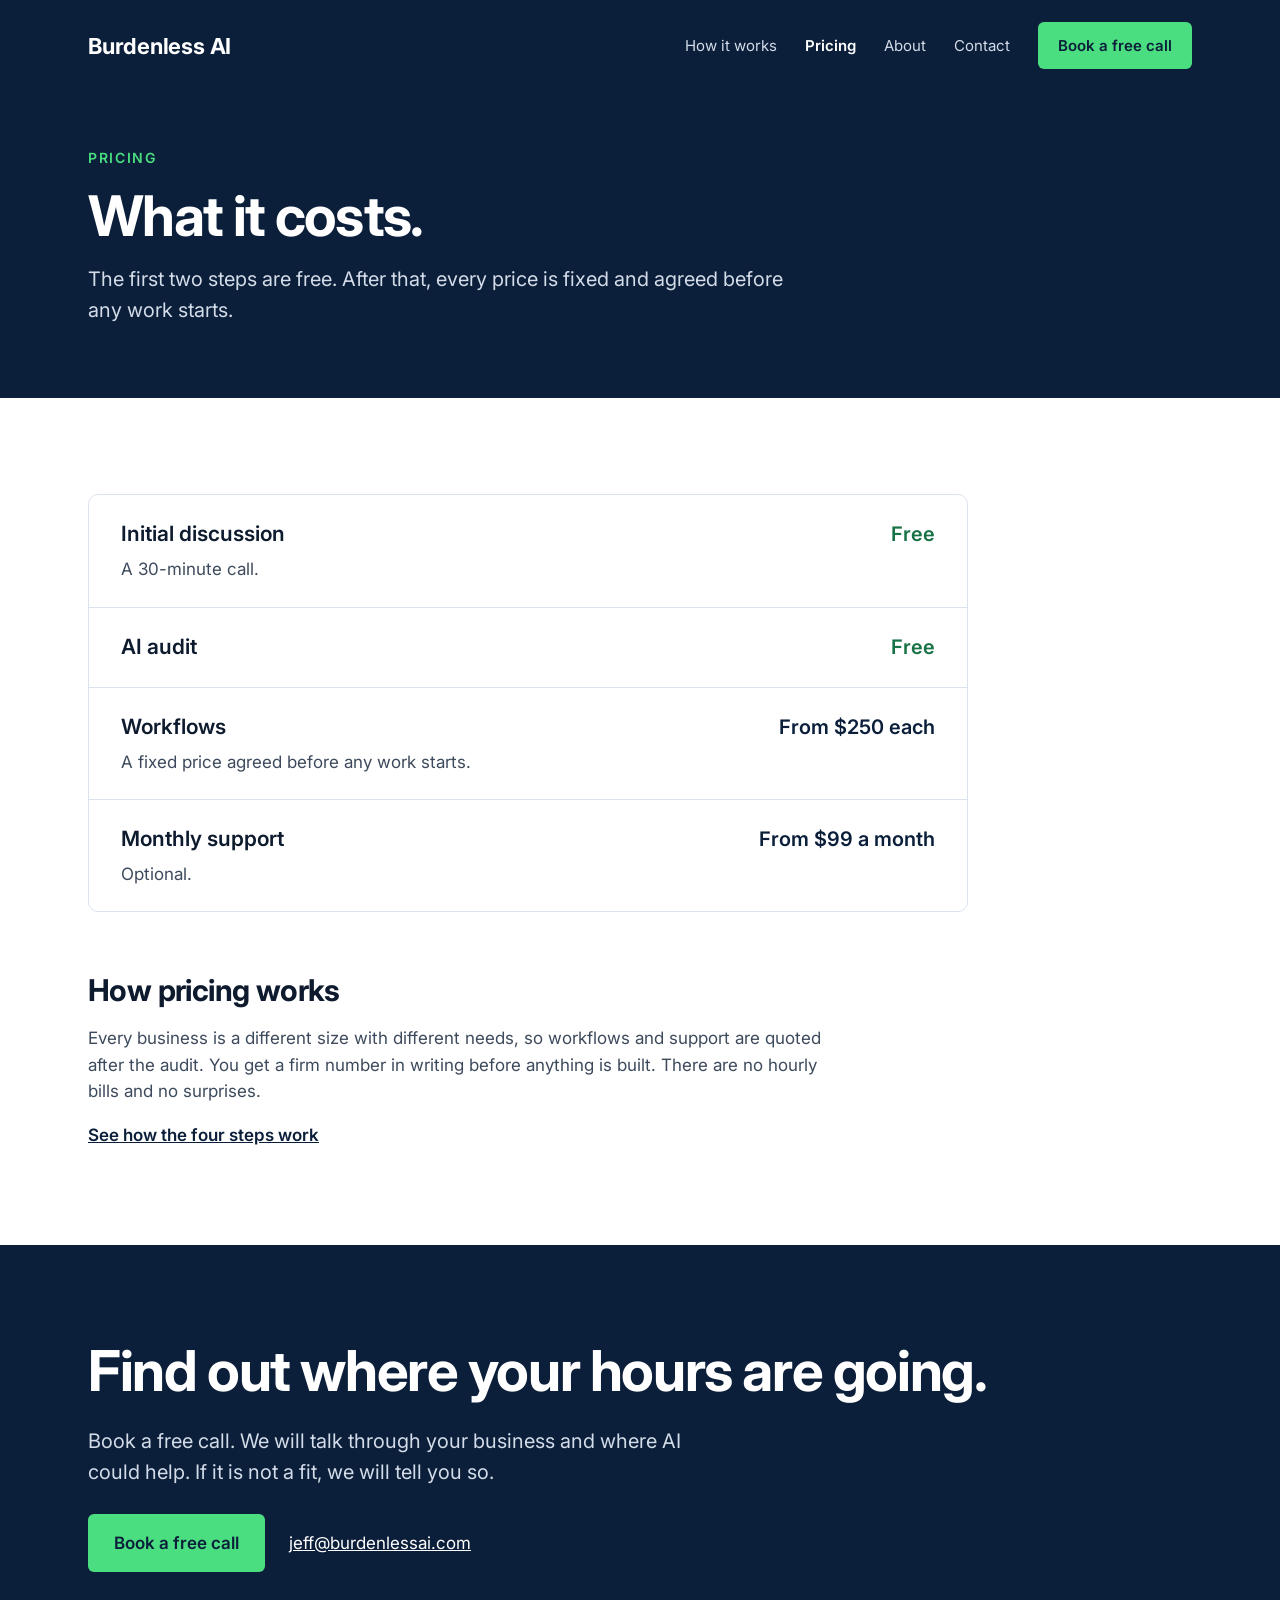
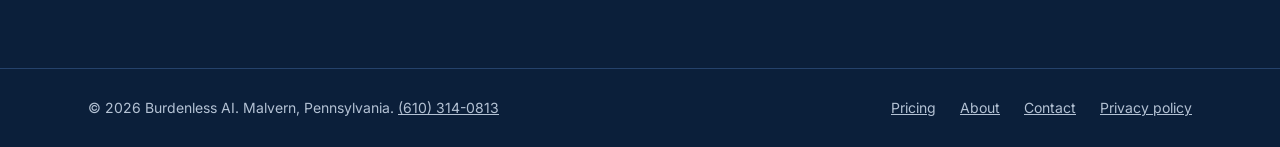
<file: pricing.html>
<!DOCTYPE html>
<html lang="en">
<head>
<meta charset="utf-8">
<meta name="viewport" content="width=device-width, initial-scale=1">
<title>Pricing | Burdenless AI</title>
<meta name="description" content="What it costs to work with Burdenless AI. The first discussion and the AI audit are free. Workflows are built at a fixed price agreed before any work starts.">
<meta property="og:title" content="Pricing | Burdenless AI">
<meta property="og:description" content="What it costs to work with Burdenless AI. The first discussion and the AI audit are free. Workflows are built at a fixed price agreed before any work starts.">
<meta property="og:type" content="website">
<meta property="og:url" content="https://burdenlessai.com/pricing.html">
<link rel="icon" href="data:image/svg+xml,%3Csvg xmlns='http://www.w3.org/2000/svg' viewBox='0 0 64 64'%3E%3Crect width='64' height='64' rx='12' fill='%230B1F3A'/%3E%3Cpath d='M20 14h14a11 11 0 0 1 7 19.5A12 12 0 0 1 35 50H20z' fill='none' stroke='%234ADE80' stroke-width='6' stroke-linejoin='round'/%3E%3C/svg%3E">
<link rel="preconnect" href="https://fonts.googleapis.com">
<link rel="preconnect" href="https://fonts.gstatic.com" crossorigin>
<link rel="stylesheet" href="https://fonts.googleapis.com/css2?family=Inter:wght@400;500;600;700&display=swap">
<link rel="stylesheet" href="styles.css">
</head>
<body>

<header class="dark">
  <div class="wrap nav">
    <a class="brand" href="index.html">Burdenless AI</a>
    <nav aria-label="Main">
      <a href="index.html#how">How it works</a>
      <a href="pricing.html" aria-current="page">Pricing</a>
      <a href="about.html">About</a>
      <a href="contact.html">Contact</a>
      <a class="btn small" href="https://calendar.google.com/calendar/appointments/schedules/AcZssZ2IzNTVSiTkthAw-MrWxS-xYI8bpk3GoOJ2xWqG12dR9WXm9BjoEsiIFPHNjbeuoDRSe6bQC50L" target="_blank" rel="noopener">Book a free call</a>
    </nav>
  </div>
  <div class="wrap page-hero">
    <p class="eyebrow">Pricing</p>
    <h1>What it costs.</h1>
    <p class="lede">The first two steps are free. After that, every price is fixed and agreed before any work starts.</p>
  </div>
</header>

<main>
<section class="wrap pad">
  <ul class="pricing">
    <li><h3>Initial discussion</h3><span class="cost free">Free</span><p class="note">A 30-minute call.</p></li>
    <li><h3>AI audit</h3><span class="cost free">Free</span></li>
    <li><h3>Workflows</h3><span class="cost">From $250 each</span><p class="note">A fixed price agreed before any work starts.</p></li>
    <li><h3>Monthly support</h3><span class="cost">From $99 a month</span><p class="note">Optional.</p></li>
  </ul>
  <div class="prose" style="margin-top: 40px">
    <h2>How pricing works</h2>
    <p>Every business is a different size with different needs, so workflows and support are quoted after the audit. You get a firm number in writing before anything is built. There are no hourly bills and no surprises.</p>
    <p><a class="text-link" href="index.html#how">See how the four steps work</a></p>
  </div>
</section>
</main>

<section id="book" class="dark closing">
  <div class="wrap pad">
    <h2>Find out where your hours are going.</h2>
    <p class="lede">Book a free call. We will talk through your business and where AI could help. If it is not a fit, we will tell you so.</p>
    <div class="cta-row">
      <a class="btn" href="https://calendar.google.com/calendar/appointments/schedules/AcZssZ2IzNTVSiTkthAw-MrWxS-xYI8bpk3GoOJ2xWqG12dR9WXm9BjoEsiIFPHNjbeuoDRSe6bQC50L" target="_blank" rel="noopener">Book a free call</a>
      <a class="email" href="mailto:jeff@burdenlessai.com">jeff@burdenlessai.com</a>
    </div>
  </div>
  <footer>
    <div class="wrap">
      <span>© 2026 Burdenless AI. Malvern, Pennsylvania. <a href="tel:+16103140813">(610) 314-0813</a></span>
      <span class="foot-links"><a href="pricing.html">Pricing</a><a href="about.html">About</a><a href="contact.html">Contact</a><a href="privacy.html">Privacy policy</a></span>
    </div>
  </footer>
</section>

</body>
</html>
</file>
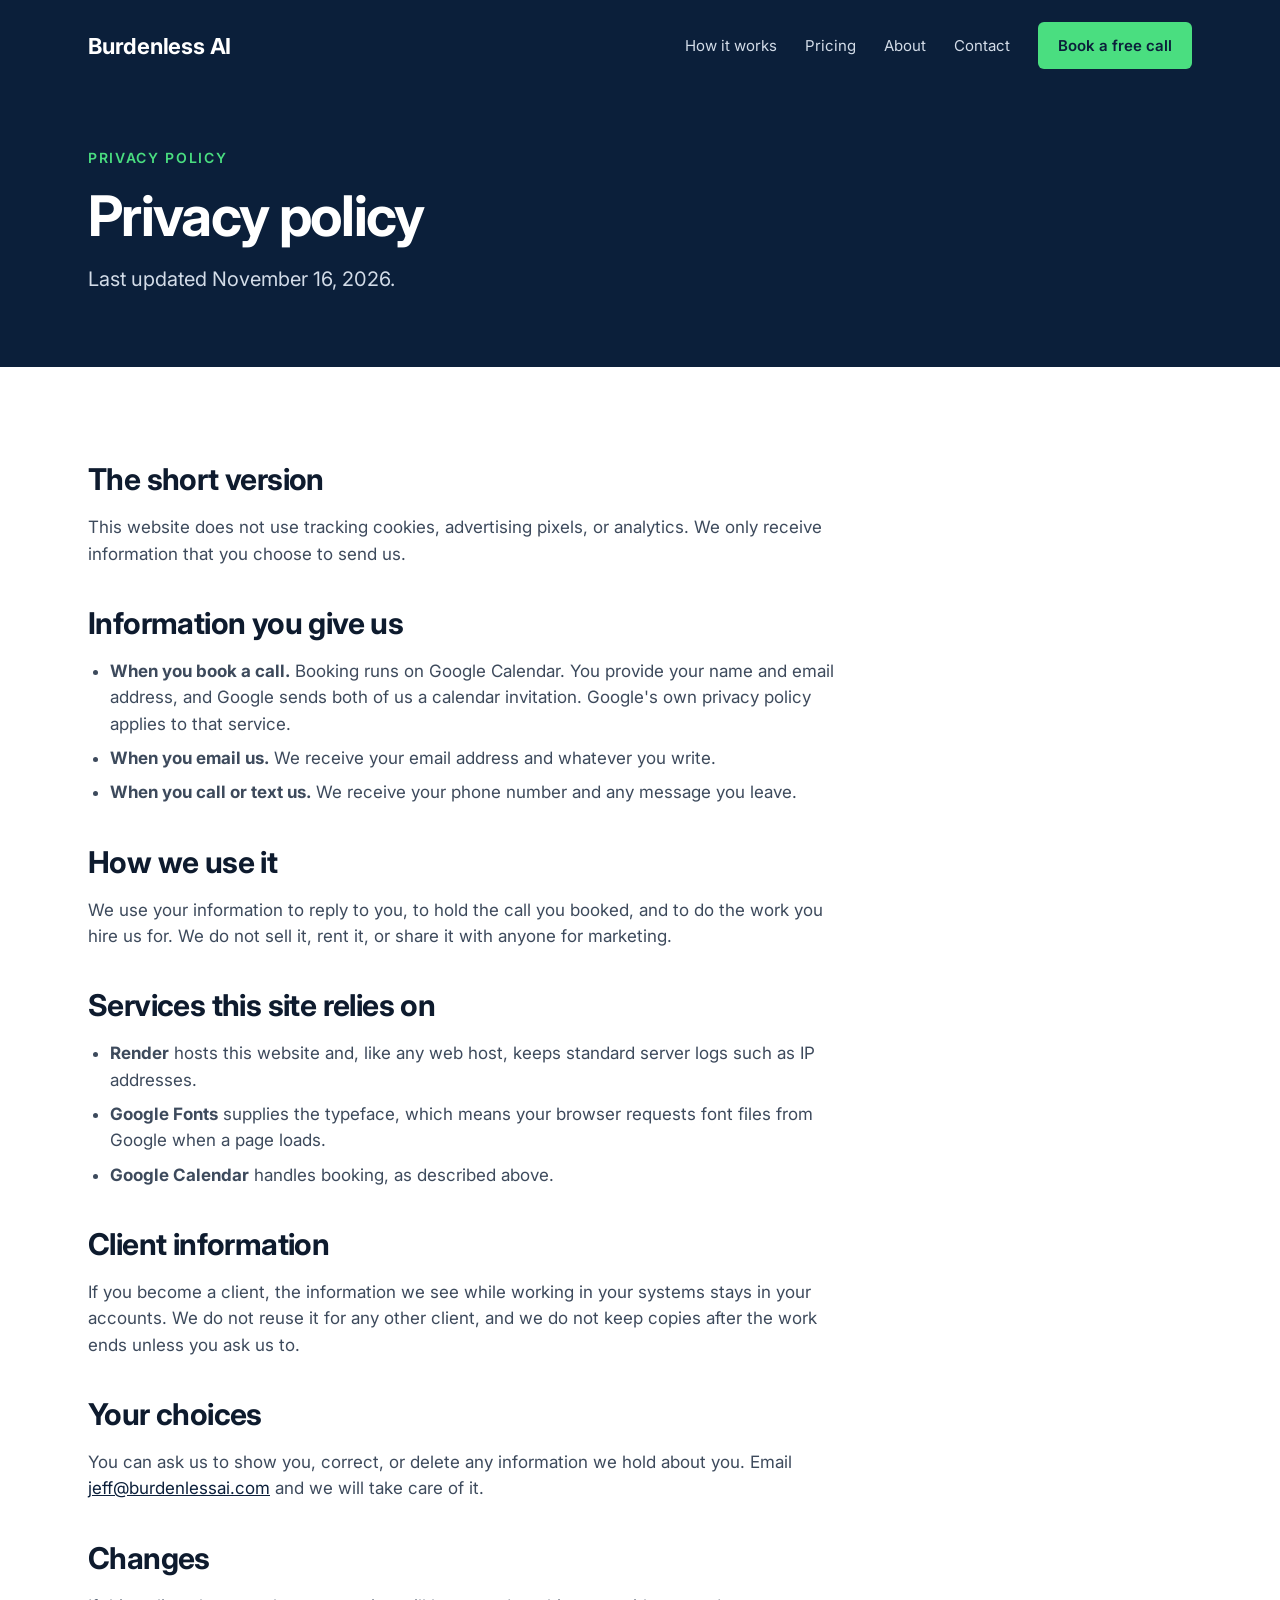
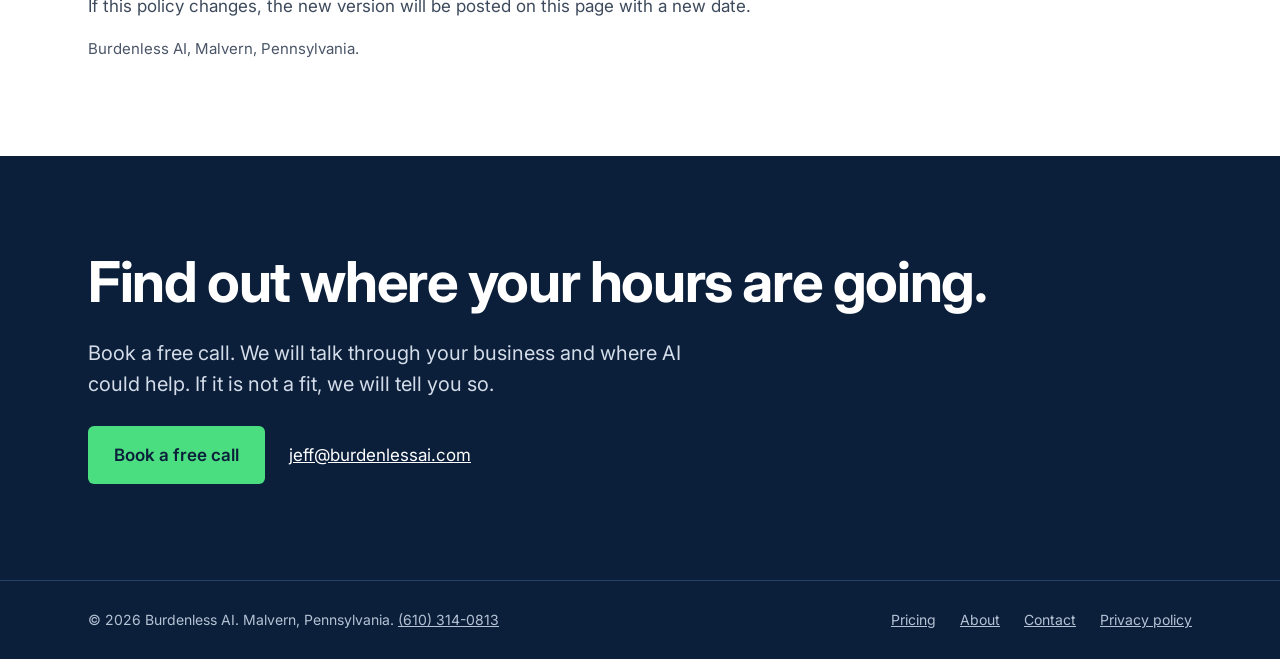
<file: privacy.html>
<!DOCTYPE html>
<html lang="en">
<head>
<meta charset="utf-8">
<meta name="viewport" content="width=device-width, initial-scale=1">
<title>Privacy policy | Burdenless AI</title>
<meta name="description" content="How Burdenless AI handles information from visitors to this website and from clients.">
<meta property="og:title" content="Privacy policy | Burdenless AI">
<meta property="og:description" content="How Burdenless AI handles information from visitors to this website and from clients.">
<meta property="og:type" content="website">
<meta property="og:url" content="https://burdenlessai.com/privacy.html">
<link rel="icon" href="data:image/svg+xml,%3Csvg xmlns='http://www.w3.org/2000/svg' viewBox='0 0 64 64'%3E%3Crect width='64' height='64' rx='12' fill='%230B1F3A'/%3E%3Cpath d='M20 14h14a11 11 0 0 1 7 19.5A12 12 0 0 1 35 50H20z' fill='none' stroke='%234ADE80' stroke-width='6' stroke-linejoin='round'/%3E%3C/svg%3E">
<link rel="preconnect" href="https://fonts.googleapis.com">
<link rel="preconnect" href="https://fonts.gstatic.com" crossorigin>
<link rel="stylesheet" href="https://fonts.googleapis.com/css2?family=Inter:wght@400;500;600;700&display=swap">
<link rel="stylesheet" href="styles.css">
</head>
<body>

<header class="dark">
  <div class="wrap nav">
    <a class="brand" href="index.html">Burdenless AI</a>
    <nav aria-label="Main">
      <a href="index.html#how">How it works</a>
      <a href="pricing.html">Pricing</a>
      <a href="about.html">About</a>
      <a href="contact.html">Contact</a>
      <a class="btn small" href="https://calendar.google.com/calendar/appointments/schedules/AcZssZ2IzNTVSiTkthAw-MrWxS-xYI8bpk3GoOJ2xWqG12dR9WXm9BjoEsiIFPHNjbeuoDRSe6bQC50L" target="_blank" rel="noopener">Book a free call</a>
    </nav>
  </div>
  <div class="wrap page-hero">
    <p class="eyebrow">Privacy policy</p>
    <h1>Privacy policy</h1>
    <p class="lede">Last updated November 16, 2026.</p>
  </div>
</header>

<main>
<section class="wrap pad">
  <div class="prose">
    <h2 style="margin-top: 0">The short version</h2>
    <p>This website does not use tracking cookies, advertising pixels, or analytics. We only receive information that you choose to send us.</p>
    <h2>Information you give us</h2>
    <ul>
      <li><strong>When you book a call.</strong> Booking runs on Google Calendar. You provide your name and email address, and Google sends both of us a calendar invitation. Google's own privacy policy applies to that service.</li>
      <li><strong>When you email us.</strong> We receive your email address and whatever you write.</li>
      <li><strong>When you call or text us.</strong> We receive your phone number and any message you leave.</li>
    </ul>
    <h2>How we use it</h2>
    <p>We use your information to reply to you, to hold the call you booked, and to do the work you hire us for. We do not sell it, rent it, or share it with anyone for marketing.</p>
    <h2>Services this site relies on</h2>
    <ul>
      <li><strong>Render</strong> hosts this website and, like any web host, keeps standard server logs such as IP addresses.</li>
      <li><strong>Google Fonts</strong> supplies the typeface, which means your browser requests font files from Google when a page loads.</li>
      <li><strong>Google Calendar</strong> handles booking, as described above.</li>
    </ul>
    <h2>Client information</h2>
    <p>If you become a client, the information we see while working in your systems stays in your accounts. We do not reuse it for any other client, and we do not keep copies after the work ends unless you ask us to.</p>
    <h2>Your choices</h2>
    <p>You can ask us to show you, correct, or delete any information we hold about you. Email <a href="mailto:jeff@burdenlessai.com">jeff@burdenlessai.com</a> and we will take care of it.</p>
    <h2>Changes</h2>
    <p>If this policy changes, the new version will be posted on this page with a new date.</p>
    <p class="small">Burdenless AI, Malvern, Pennsylvania.</p>
  </div>
</section>
</main>

<section id="book" class="dark closing">
  <div class="wrap pad">
    <h2>Find out where your hours are going.</h2>
    <p class="lede">Book a free call. We will talk through your business and where AI could help. If it is not a fit, we will tell you so.</p>
    <div class="cta-row">
      <a class="btn" href="https://calendar.google.com/calendar/appointments/schedules/AcZssZ2IzNTVSiTkthAw-MrWxS-xYI8bpk3GoOJ2xWqG12dR9WXm9BjoEsiIFPHNjbeuoDRSe6bQC50L" target="_blank" rel="noopener">Book a free call</a>
      <a class="email" href="mailto:jeff@burdenlessai.com">jeff@burdenlessai.com</a>
    </div>
  </div>
  <footer>
    <div class="wrap">
      <span>© 2026 Burdenless AI. Malvern, Pennsylvania. <a href="tel:+16103140813">(610) 314-0813</a></span>
      <span class="foot-links"><a href="pricing.html">Pricing</a><a href="about.html">About</a><a href="contact.html">Contact</a><a href="privacy.html">Privacy policy</a></span>
    </div>
  </footer>
</section>

</body>
</html>
</file>
<file: styles.css>
:root {
  --navy: #0B1F3A;
  --navy-line: #25426B;
  --ink: #0E1B2E;
  --body: #3D4A5C;
  --muted: #4A5568;
  --on-navy: #D3DCE8;
  --on-navy-muted: #B4C2D4;
  --line: #DCE3EC;
  --line-strong: #B7C3D1;
  --tint: #EEF3F8;
  --green: #177245;
  --accent: #4ADE80;
  --display: Inter, system-ui, sans-serif;
}
* { box-sizing: border-box; }
html { scroll-behavior: smooth; }
body { margin: 0; font-family: Inter, system-ui, sans-serif; color: var(--ink); background: #fff; line-height: 1.55; font-size: 17px; -webkit-font-smoothing: antialiased; }
h1, h2, h3, p, ul { margin: 0; }
a { color: var(--navy); }
a:hover { color: #1D3F6E; }
a:focus-visible { outline: 3px solid var(--accent); outline-offset: 3px; border-radius: 4px; }
.wrap { max-width: 1160px; margin: 0 auto; padding-left: 28px; padding-right: 28px; }
.dark { background: var(--navy); color: #fff; }
.eyebrow { font-size: 14px; font-weight: 600; letter-spacing: 0.12em; text-transform: uppercase; color: var(--green); }
.dark .eyebrow { color: var(--accent); }
h2 { font-family: var(--display); font-weight: 700; font-size: clamp(30px, 3.4vw, 44px); line-height: 1.1; letter-spacing: -0.02em; text-wrap: balance; }
h3 { font-family: var(--display); font-weight: 600; font-size: 21px; line-height: 1.25; }
.btn { display: inline-block; background: var(--accent); color: var(--navy); text-decoration: none; font-weight: 600; font-size: 17px; padding: 16px 26px; border-radius: 6px; transition: background 0.15s; }
.btn:hover { background: #6EE7A0; color: var(--navy); }
.btn.small { font-size: 15px; padding: 12px 20px; }
.stack { display: flex; flex-direction: column; }
.cols { display: grid; gap: 24px; grid-template-columns: repeat(auto-fit, minmax(min(300px, 100%), 1fr)); }

/* nav */
.nav { padding-top: 22px; padding-bottom: 22px; display: flex; flex-wrap: wrap; align-items: center; justify-content: space-between; gap: 16px 32px; }
.brand { font-family: var(--display); font-weight: 700; font-size: 22px; letter-spacing: -0.01em; color: #fff; text-decoration: none; }
.brand:hover { color: #fff; }
.nav nav { display: flex; flex-wrap: wrap; align-items: center; gap: 8px 28px; }
.nav nav a:not(.btn) { color: var(--on-navy); text-decoration: none; font-size: 15px; padding: 12px 0; }
.nav nav a:not(.btn):hover { color: #fff; }

/* hero */
.hero { padding-top: 72px; padding-bottom: 96px; display: grid; grid-template-columns: repeat(auto-fit, minmax(min(440px, 100%), 1fr)); gap: 56px; align-items: center; }
.hero .stack { gap: 26px; }
h1 { font-family: var(--display); font-weight: 700; font-size: clamp(40px, 5vw, 68px); line-height: 1.06; letter-spacing: -0.03em; text-wrap: balance; }
.lede { font-size: 20px; color: var(--on-navy); max-width: 34em; text-wrap: pretty; }
.cta-row { display: flex; flex-wrap: wrap; align-items: center; gap: 16px 24px; }
.cta-note { font-size: 15px; color: var(--on-navy-muted); }
.card { background: #fff; color: var(--ink); border-radius: 10px; padding: 28px; display: flex; flex-direction: column; gap: 18px; box-shadow: 0 24px 60px rgba(0,0,0,0.35); }
.card-head { display: flex; justify-content: space-between; align-items: baseline; gap: 16px; flex-wrap: wrap; }
.card-head strong { font-family: var(--display); font-weight: 600; font-size: 18px; }
.card-head span { font-size: 13px; color: var(--muted); }
.area { padding: 14px 0; border-top: 1px solid var(--line); display: flex; flex-direction: column; gap: 4px; }
.area .label { font-size: 13px; font-weight: 600; letter-spacing: 0.08em; text-transform: uppercase; color: var(--green); }
.area .before { font-size: 15px; color: var(--muted); }
.area .after { font-size: 16px; font-weight: 600; }
.card-foot { border-top: 1px solid #C5CFDB; padding-top: 16px; font-size: 16px; }

/* sections */
section { scroll-margin-top: 16px; }
.pad { padding-top: 96px; padding-bottom: 96px; }
.section-head { display: flex; flex-direction: column; gap: 14px; margin-bottom: 44px; }
.box { background: #fff; border: 1px solid var(--line); border-radius: 10px; padding: 28px; display: flex; flex-direction: column; gap: 12px; }
.box p, .point p, .about p, .work li span:last-child, .work-intro p { color: var(--body); }

.steps { grid-template-columns: repeat(auto-fit, minmax(min(240px, 100%), 1fr)); }
.step { border: 1px solid var(--line); border-radius: 10px; padding: 32px; display: flex; flex-direction: column; gap: 16px; }
.step .num { font-family: var(--display); font-weight: 700; font-size: 44px; line-height: 1; color: var(--green); }
.step h3 { font-size: 26px; }
.step p { color: var(--body); }
.step .price { margin-top: auto; padding-top: 16px; border-top: 1px solid var(--line); font-weight: 600; color: var(--ink); }
.step .price.free { color: var(--green); }
.step.first { background: var(--navy); color: #fff; border-color: var(--navy); }
.step.first .num, .step.first .price { color: var(--accent); }
.step.first p { color: var(--on-navy); }
.step.first .price { border-top-color: var(--navy-line); }

.pricing { list-style: none; padding: 0; border: 1px solid var(--line); border-radius: 10px; overflow: hidden; max-width: 880px; }
.pricing li { display: grid; grid-template-columns: minmax(0, 1fr) auto; align-items: baseline; gap: 6px 24px; padding: 24px 32px; border-top: 1px solid var(--line); }
.pricing li:first-child { border-top: 0; }
.pricing h3 { font-size: 21px; }
.pricing .cost { font-family: var(--display); font-weight: 600; font-size: 20px; color: var(--navy); text-align: right; }
.pricing .cost.free { color: var(--green); }
.pricing .note { grid-column: 1 / -1; color: var(--body); }

.points { gap: 40px 48px; }
.point { border-top: 3px solid var(--green); padding-top: 18px; display: flex; flex-direction: column; gap: 8px; }

.tint { background: var(--tint); }
.work { display: grid; grid-template-columns: repeat(auto-fit, minmax(min(360px, 100%), 1fr)); gap: 48px 64px; align-items: start; }
.work-intro { display: flex; flex-direction: column; gap: 18px; }
.work-intro p { max-width: 30em; }
.work ul { list-style: none; padding: 0; display: flex; flex-direction: column; border-bottom: 1px solid var(--line-strong); }
.work li { padding: 20px 0; border-top: 1px solid var(--line-strong); display: flex; flex-direction: column; gap: 4px; }
.work li span:first-child { font-family: var(--display); font-weight: 600; font-size: 20px; }

.about { max-width: 760px; display: flex; flex-direction: column; gap: 18px; }

.closing .wrap.pad { display: flex; flex-direction: column; align-items: flex-start; gap: 26px; }
.closing h2 { font-size: clamp(34px, 4.4vw, 60px); line-height: 1.05; letter-spacing: -0.025em; max-width: 16em; }
.closing .lede { max-width: 32em; }
.closing .email { color: #fff; font-size: 17px; padding: 12px 0; }
footer { border-top: 1px solid var(--navy-line); }
footer .wrap { padding-top: 28px; padding-bottom: 28px; display: flex; flex-wrap: wrap; justify-content: space-between; gap: 12px 32px; font-size: 14px; color: var(--on-navy-muted); }

@media (max-width: 640px) {
  body { font-size: 16px; }
  .wrap { padding-left: 20px; padding-right: 20px; }
  .hero { padding-top: 40px; padding-bottom: 64px; gap: 40px; }
  .pad { padding-top: 64px; padding-bottom: 64px; }
  .nav nav a:not(.btn) { display: none; }
  .card, .step, .box { padding: 22px; }
  .pricing li { grid-template-columns: 1fr; padding: 20px 22px; }
  .pricing .cost { text-align: left; }
  .lede { font-size: 18px; }
}
@media (prefers-reduced-motion: reduce) { html { scroll-behavior: auto; } .btn { transition: none; } }

/* multi-page additions */
.nav nav a[aria-current="page"] { color: #fff; font-weight: 600; }
.page-hero { padding-top: 56px; padding-bottom: 72px; display: flex; flex-direction: column; gap: 18px; }
.page-hero h1 { font-size: clamp(36px, 4.4vw, 56px); }
.page-hero .lede { max-width: 36em; }
.prose { max-width: 760px; display: flex; flex-direction: column; gap: 18px; }
.prose p, .prose li { color: var(--body); }
.prose h2 { font-size: clamp(24px, 2.6vw, 30px); margin-top: 22px; }
.prose ul { padding-left: 22px; display: flex; flex-direction: column; gap: 8px; }
.prose .small { font-size: 15px; color: var(--muted); }
.text-link { font-weight: 600; }
.contact-list { list-style: none; padding: 0; max-width: 760px; border-bottom: 1px solid var(--line); }
.contact-list li { padding: 24px 0; border-top: 1px solid var(--line); display: flex; flex-direction: column; gap: 6px; }
.contact-list h2 { font-size: 21px; letter-spacing: 0; }
.contact-list p { color: var(--body); }
.contact-list .btn { align-self: flex-start; margin-top: 8px; }
.foot-links { display: flex; flex-wrap: wrap; gap: 8px 24px; }
footer a { color: var(--on-navy-muted); }
footer a:hover { color: #fff; }
@media (max-width: 640px) {
  .nav nav { width: 100%; gap: 4px 20px; }
  .nav nav a:not(.btn) { display: inline-block; font-size: 14px; padding: 10px 0; }
  .nav nav .btn.small { margin-left: auto; }
  .page-hero { padding-top: 32px; padding-bottom: 48px; }
}
.with-photo { display: grid; grid-template-columns: auto minmax(0, 1fr); gap: 32px 56px; align-items: start; }
.portrait { width: 200px; height: 200px; border-radius: 50%; object-fit: cover; object-position: 100% 40%; display: block; }
@media (max-width: 640px) { .with-photo { grid-template-columns: 1fr; } .portrait { width: 140px; height: 140px; } }
</file>
